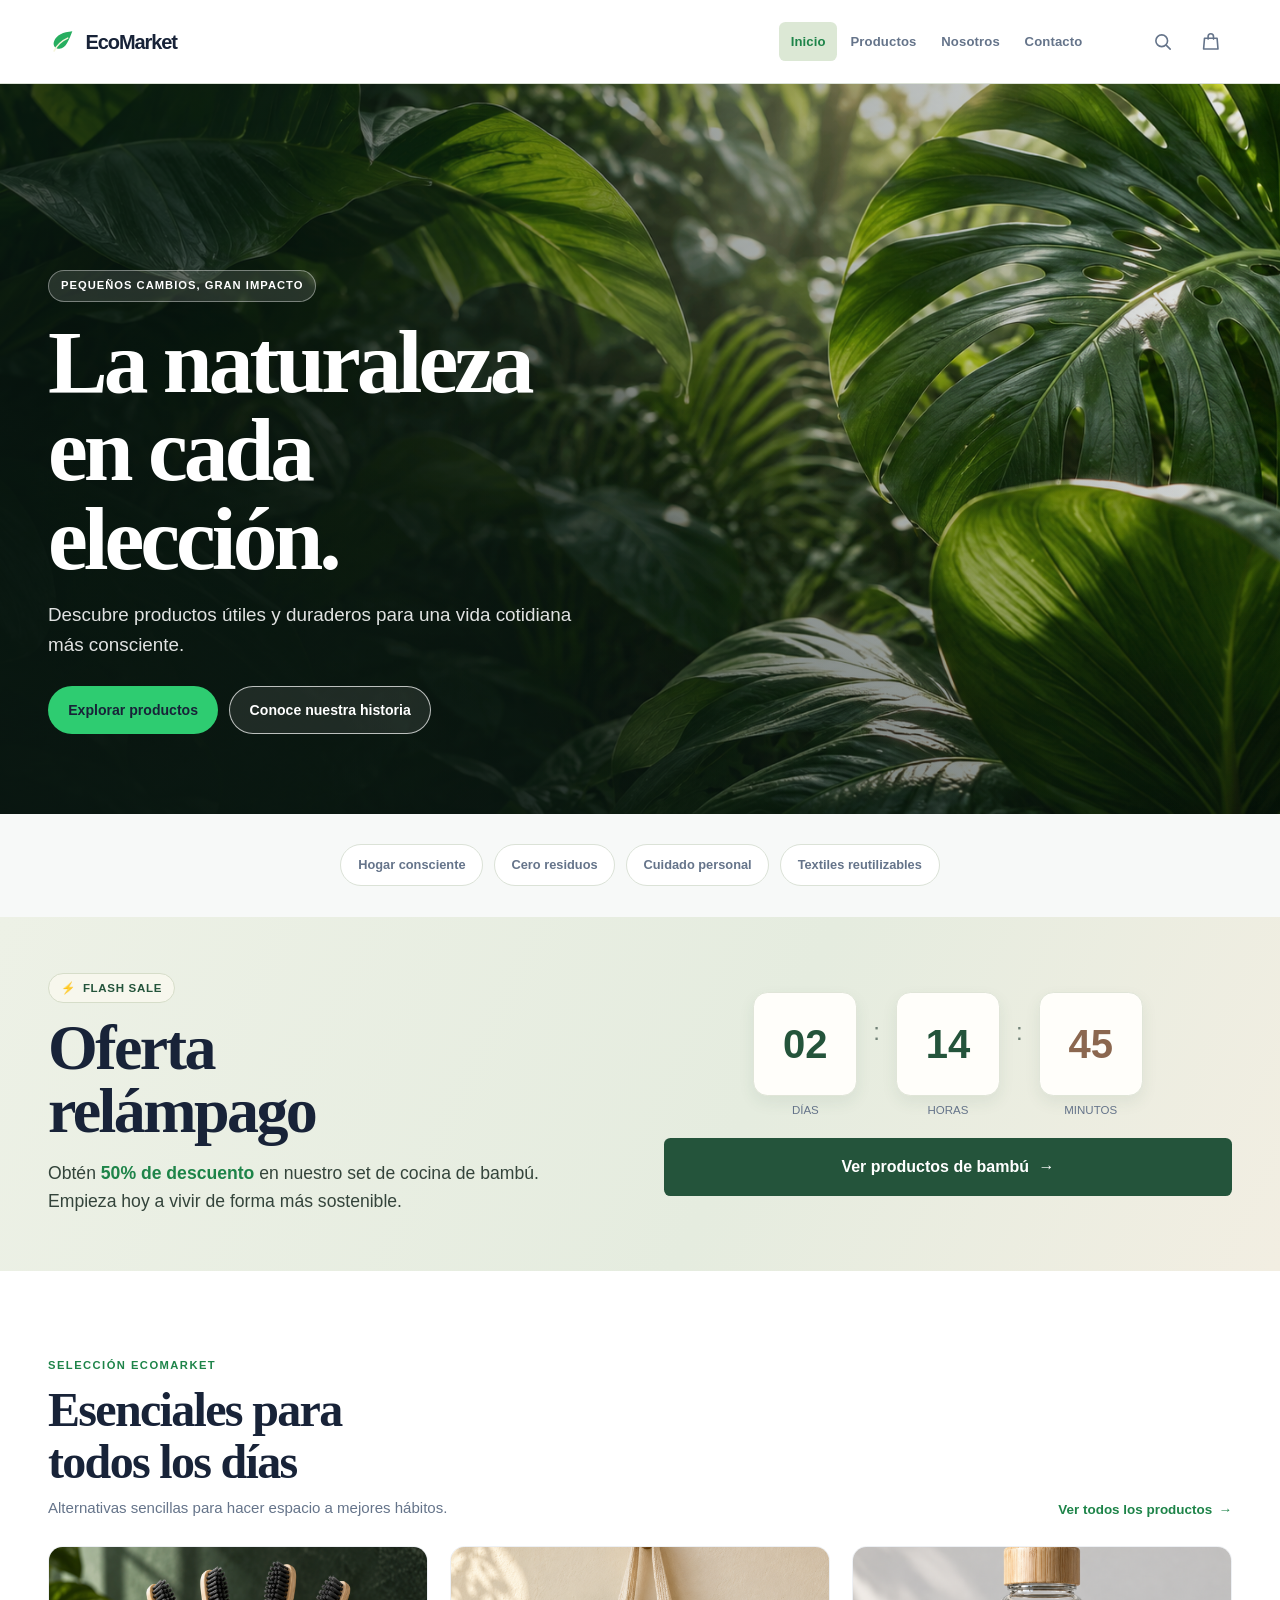
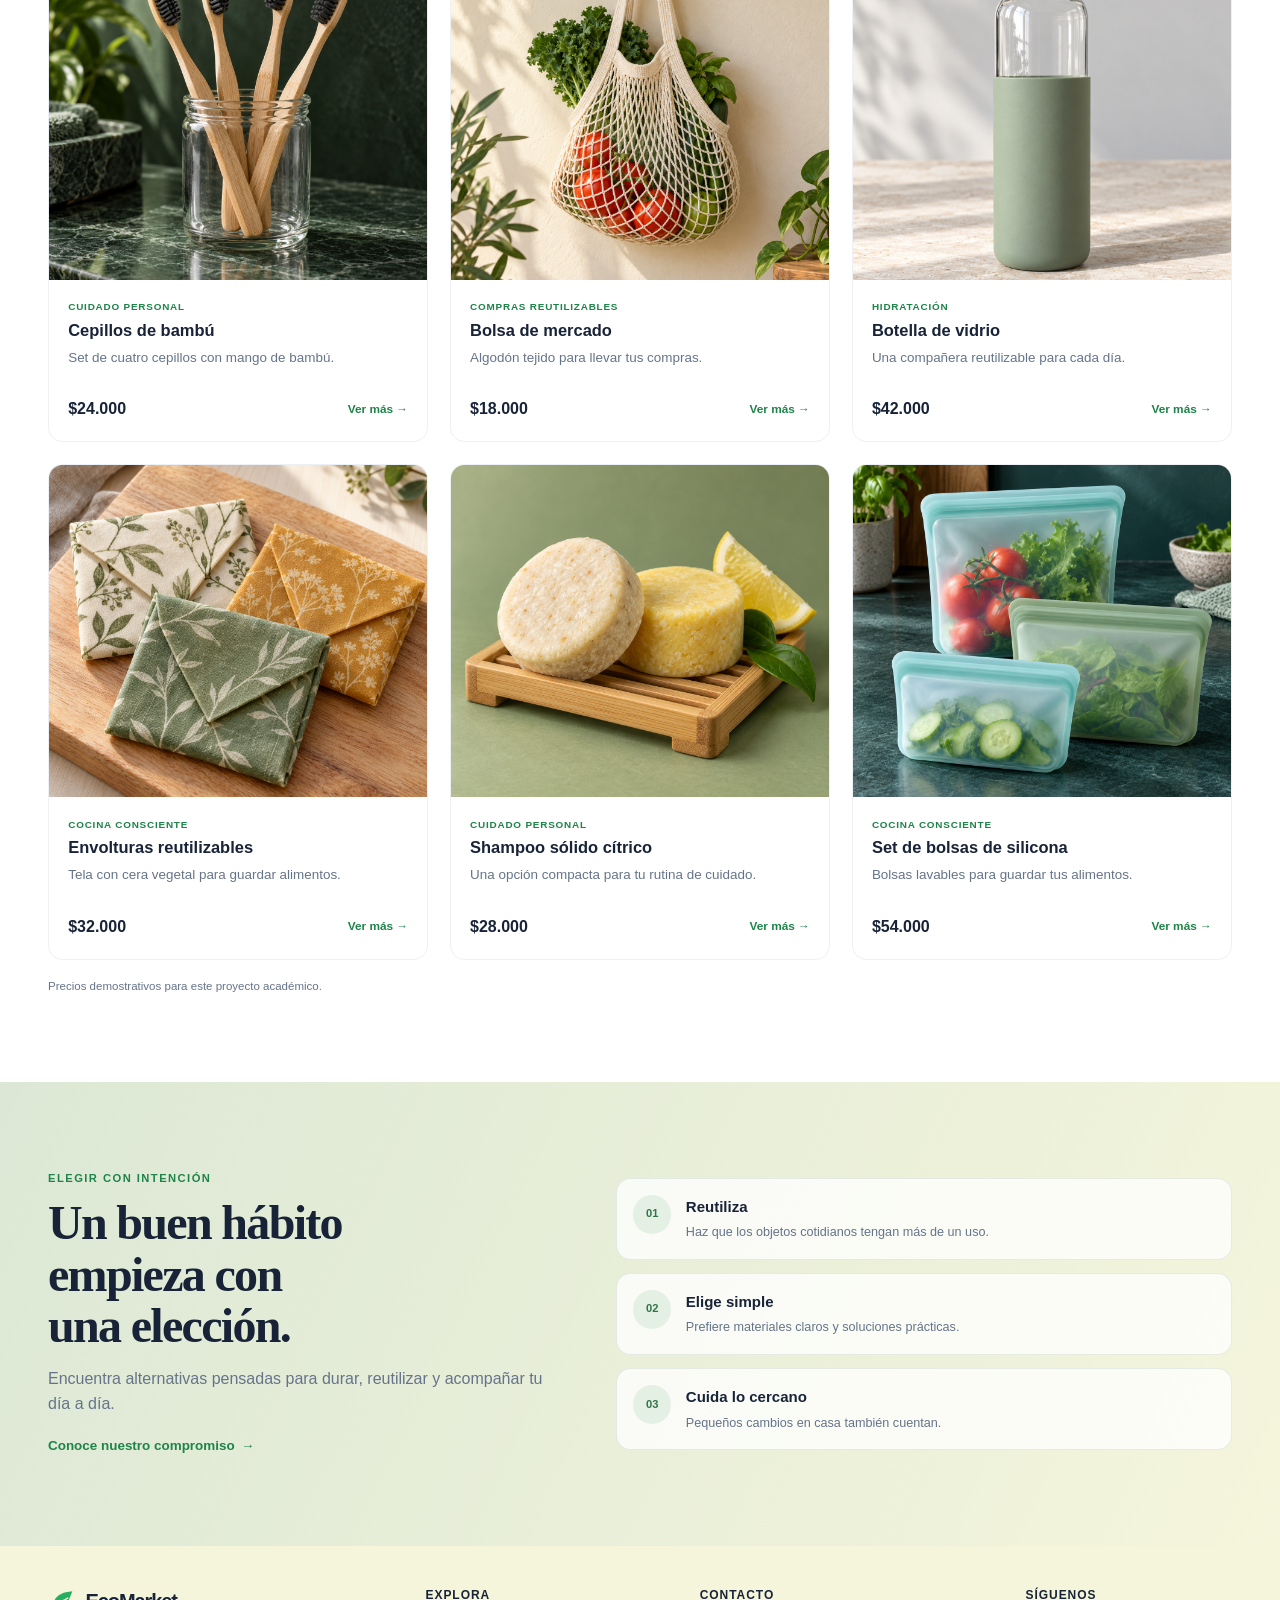
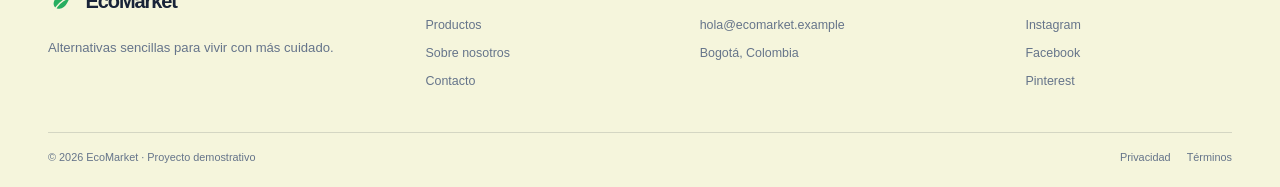
<file: index.html>
<!doctype html>
<html lang="es">
  <head>
    <meta charset="utf-8">
    <meta name="viewport" content="width=device-width, initial-scale=1">
    <meta name="theme-color" content="#f7f9f8">
    <link rel="icon" type="image/svg+xml" href="img/icons/eco-leaf.svg">
    <meta name="description" content="Encuentra productos reutilizables y conscientes para tu hogar, cuidado personal y compras diarias en EcoMarket.">
    <title>EcoMarket | Compra consciente, vive mejor</title>
    <link rel="stylesheet" href="css/main.css">
    <link rel="stylesheet" href="css/layout.css">
    <link rel="stylesheet" href="css/components.css">
    <link rel="stylesheet" href="css/animations.css">
  </head>
  <body>
    <a class="skip-link" href="#contenido">Saltar al contenido</a>
    <header class="site-header">
      <div class="site-header__inner page-wrap">
        <a class="brand" href="index.html" aria-label="EcoMarket, inicio">
          <svg class="brand__mark" viewBox="0 0 40 40" aria-hidden="true"><path d="M32 7C20 8 11 12 8 20c-2 5 1 10 7 10 9 0 13-13 17-23Z" fill="currentColor"/><path d="M8 33c4-8 9-13 18-17" fill="none" stroke="#f5f5dc" stroke-linecap="round" stroke-width="2"/></svg>
          <span>Eco<span class="brand__accent">Market</span></span>
        </a>
        <div class="site-header__actions">
          <nav class="site-nav" aria-label="Navegación principal">
            <input class="site-nav__checkbox" id="menu-principal" type="checkbox" aria-label="Mostrar u ocultar menú">
            <label class="site-nav__button" for="menu-principal" aria-hidden="true"><span></span><span></span><span></span></label>
            <div class="site-nav__menu">
              <a class="site-nav__link site-nav__link--current" aria-current="page" href="index.html">Inicio</a>
              <a class="site-nav__link" href="views/productos.html">Productos</a>
              <a class="site-nav__link" href="views/sobre-nosotros.html">Nosotros</a>
              <a class="site-nav__link" href="views/contacto.html">Contacto</a>
            </div>
          </nav>
          <div class="header-quicklinks" aria-label="Accesos rápidos">
            <a class="header-icon" href="views/productos.html" aria-label="Buscar productos" title="Buscar productos">
              <svg viewBox="0 0 24 24" aria-hidden="true"><circle cx="10.8" cy="10.8" r="6.5"/><path d="m16 16 4.2 4.2"/></svg>
            </a>
            <a class="header-icon header-icon--bag" href="views/productos.html" aria-label="Ver catálogo y bolsa demostrativa" title="Ver catálogo y bolsa demostrativa">
              <svg viewBox="0 0 24 24" aria-hidden="true"><path d="M5 8h14l1 12H4L5 8Z"/><path d="M9 9V6a3 3 0 0 1 6 0v3"/></svg>
            </a>
          </div>
        </div>
      </div>
    </header>   
    <main id="contenido" class="home">
      <section class="home-hero" aria-labelledby="home-title">
        <img class="home-hero__image" src="img/hero/hojas-eco.png" alt="" fetchpriority="high" decoding="async">
        <div class="home-hero__shade" aria-hidden="true"></div>
        <div class="page-wrap home-hero__content">
          <p class="eyebrow eyebrow--light">Pequeños cambios, gran impacto</p>
          <h1 id="home-title">La naturaleza en cada elección.</h1>
          <p class="home-hero__copy">Descubre productos útiles y duraderos para una vida cotidiana más consciente.</p>
          <div class="home-hero__actions">
            <a class="button button--primary" href="views/productos.html">Explorar productos</a>
            <a class="button button--hero-outline" href="views/sobre-nosotros.html">Conoce nuestra historia</a>
          </div>
        </div>
      </section>

      <nav class="home-categories page-wrap" aria-label="Explorar categorías">
        <a href="views/productos.html">Hogar consciente</a>
        <a href="views/productos.html">Cero residuos</a>
        <a href="views/productos.html">Cuidado personal</a>
        <a href="views/productos.html">Textiles reutilizables</a>
      </nav>
      
      <section class="flash-sale" aria-labelledby="flash-sale-title">
        <div class="flash-sale__inner page-wrap">
          <div class="flash-sale__copy">
            <span class="flash-sale__badge"><span aria-hidden="true">&#9889;</span> Flash sale</span>
            <h2 id="flash-sale-title">Oferta rel&#225;mpago</h2>
            <p>Obt&eacute;n <strong>50% de descuento</strong> en nuestro set de cocina de bamb&uacute;. Empieza hoy a vivir de forma m&aacute;s sostenible.</p>
          </div>
          <div class="flash-sale__offer">
            <div class="flash-sale__timer" aria-label="Cuenta regresiva demostrativa">
              <div><strong>02</strong><span>d&iacute;as</span></div>
              <span class="flash-sale__colon" aria-hidden="true">:</span>
              <div><strong>14</strong><span>horas</span></div>
              <span class="flash-sale__colon" aria-hidden="true">:</span>
              <div><strong>45</strong><span>minutos</span></div>
            </div>
            <a class="flash-sale__button" href="views/productos.html">Ver productos de bamb&#250; <span aria-hidden="true">&rarr;</span></a>
          </div>
        </div>
      </section>
      
      <section class="home-featured section-space" aria-labelledby="featured-title">
        <div class="page-wrap">
          <div class="section-heading">
            <div>
              <p class="eyebrow">Selección EcoMarket</p>
              <h2 id="featured-title">Esenciales para todos los días</h2>
              <p class="section-heading__copy">Alternativas sencillas para hacer espacio a mejores hábitos.</p>
            </div>
            <a class="text-link" href="views/productos.html">Ver todos los productos <span aria-hidden="true">→</span></a>
          </div>

          <div class="product-grid">
            <article class="card product-card">
              <a class="product-card__image" href="views/productos.html" aria-label="Ver cepillos de bambú">
                <img src="img/products/cepillos-bambu.png" alt="Cuatro cepillos de bambú en un frasco de vidrio" loading="lazy" decoding="async">
              </a>
              <div class="product-card__body">
                <p class="product-card__tag">Cuidado personal</p>
                <h3><a href="views/productos.html">Cepillos de bambú</a></h3>
                <p class="product-card__description">Set de cuatro cepillos con mango de bambú.</p>
                <div class="product-card__bottom"><span class="product-card__price">$24.000</span><a class="product-card__link" href="views/productos.html">Ver más <span aria-hidden="true">→</span></a></div>
              </div>
            </article>
            
            <article class="card product-card">
              <a class="product-card__image" href="views/productos.html" aria-label="Ver bolsa de mercado de algodón">
                <img src="img/products/bolsa-malla.png" alt="Bolsa de malla de algodón con verduras frescas" loading="lazy" decoding="async">
              </a>
              <div class="product-card__body">
                <p class="product-card__tag">Compras reutilizables</p>
                <h3><a href="views/productos.html">Bolsa de mercado</a></h3>
                <p class="product-card__description">Algodón tejido para llevar tus compras.</p>
                <div class="product-card__bottom"><span class="product-card__price">$18.000</span><a class="product-card__link" href="views/productos.html">Ver más <span aria-hidden="true">→</span></a></div>
              </div>
            </article>

            <article class="card product-card">
              <a class="product-card__image" href="views/productos.html" aria-label="Ver botella reutilizable de vidrio">
                <img src="img/products/botella-vidrio.png" alt="Botella reutilizable de vidrio con funda verde y tapa de bambú" loading="lazy" decoding="async">
              </a>
              <div class="product-card__body">
                <p class="product-card__tag">Hidratación</p>
                <h3><a href="views/productos.html">Botella de vidrio</a></h3>
                <p class="product-card__description">Una compañera reutilizable para cada día.</p>
                <div class="product-card__bottom"><span class="product-card__price">$42.000</span><a class="product-card__link" href="views/productos.html">Ver más <span aria-hidden="true">→</span></a></div>
              </div>
            </article>

            <article class="card product-card">
              <a class="product-card__image" href="views/productos.html" aria-label="Ver envolturas reutilizables para alimentos">
                <img src="img/products/envolturas-reusables.png" alt="Envolturas de tela reutilizables con estampados botánicos" loading="lazy" decoding="async">
              </a>
              <div class="product-card__body">
                <p class="product-card__tag">Cocina consciente</p>
                <h3><a href="views/productos.html">Envolturas reutilizables</a></h3>
                <p class="product-card__description">Tela con cera vegetal para guardar alimentos.</p>
                <div class="product-card__bottom"><span class="product-card__price">$32.000</span><a class="product-card__link" href="views/productos.html">Ver más <span aria-hidden="true">→</span></a></div>
              </div>
            </article>

            <article class="card product-card">
              <a class="product-card__image" href="views/productos.html" aria-label="Ver shampoo sólido cítrico">
                <img src="img/products/shampoo-solido.png" alt="Barras sólidas de shampoo sobre una jabonera de bambú" loading="lazy" decoding="async">
              </a>
              <div class="product-card__body">
                <p class="product-card__tag">Cuidado personal</p>
                <h3><a href="views/productos.html">Shampoo sólido cítrico</a></h3>
                <p class="product-card__description">Una opción compacta para tu rutina de cuidado.</p>
                <div class="product-card__bottom"><span class="product-card__price">$28.000</span><a class="product-card__link" href="views/productos.html">Ver más <span aria-hidden="true">→</span></a></div>
              </div>
            </article>
            <article class="card product-card">
              <a class="product-card__image" href="views/productos.html" aria-label="Ver set de bolsas reutilizables de silicona">
                <img src="img/products/bolsas-silicona.png" alt="Set de bolsas de silicona reutilizables para guardar alimentos" loading="lazy" decoding="async">
              </a>
              <div class="product-card__body">
                <p class="product-card__tag">Cocina consciente</p>
                <h3><a href="views/productos.html">Set de bolsas de silicona</a></h3>
                <p class="product-card__description">Bolsas lavables para guardar tus alimentos.</p>
                <div class="product-card__bottom"><span class="product-card__price">$54.000</span><a class="product-card__link" href="views/productos.html">Ver más <span aria-hidden="true">→</span></a></div>
              </div>
            </article>
          </div>
          <p class="price-note">Precios demostrativos para este proyecto académico.</p>
        </div>
      </section>

      <section class="home-values" aria-labelledby="values-title">
        <div class="page-wrap home-values__layout">
          <div class="home-values__intro">
            <p class="eyebrow">Elegir con intención</p>
            <h2 id="values-title">Un buen hábito empieza con una elección.</h2>
            <p>Encuentra alternativas pensadas para durar, reutilizar y acompañar tu día a día.</p>
            <a class="text-link" href="views/sobre-nosotros.html">Conoce nuestro compromiso <span aria-hidden="true">→</span></a>
          </div>
          <div class="value-list">
            <article class="value-item"><span aria-hidden="true">01</span><div><h3>Reutiliza</h3><p>Haz que los objetos cotidianos tengan más de un uso.</p></div></article>
            <article class="value-item"><span aria-hidden="true">02</span><div><h3>Elige simple</h3><p>Prefiere materiales claros y soluciones prácticas.</p></div></article>
            <article class="value-item"><span aria-hidden="true">03</span><div><h3>Cuida lo cercano</h3><p>Pequeños cambios en casa también cuentan.</p></div></article>
          </div>
        </div>
      </section>
    </main>

    <footer class="site-footer" id="footer">
      <div class="site-footer__main page-wrap">
        <div class="site-footer__brand">
          <a class="brand brand--footer" href="index.html"><svg class="brand__mark" viewBox="0 0 40 40" aria-hidden="true"><path d="M32 7C20 8 11 12 8 20c-2 5 1 10 7 10 9 0 13-13 17-23Z" fill="currentColor"/><path d="M8 33c4-8 9-13 18-17" fill="none" stroke="#f5f5dc" stroke-linecap="round" stroke-width="2"/></svg><span>Eco<span class="brand__accent">Market</span></span></a>
          <p>Alternativas sencillas para vivir con más cuidado.</p>
        </div>
        <div class="site-footer__column"><h2>Explora</h2><a href="views/productos.html">Productos</a><a href="views/sobre-nosotros.html">Sobre nosotros</a><a href="views/contacto.html">Contacto</a></div>
        <div class="site-footer__column"><h2>Contacto</h2><a href="mailto:hola@ecomarket.example">hola@ecomarket.example</a><span>Bogotá, Colombia</span></div>
        <div class="site-footer__column"><h2>Síguenos</h2><a href="#footer">Instagram</a><a href="#footer">Facebook</a><a href="#footer">Pinterest</a></div>
      </div>
      <div class="site-footer__bottom page-wrap"><span>© 2026 EcoMarket · Proyecto demostrativo</span><div><a href="views/contacto.html#privacidad">Privacidad</a><a href="views/contacto.html#terminos">Términos</a></div></div>
    </footer>
  </body>
</html>
</file>
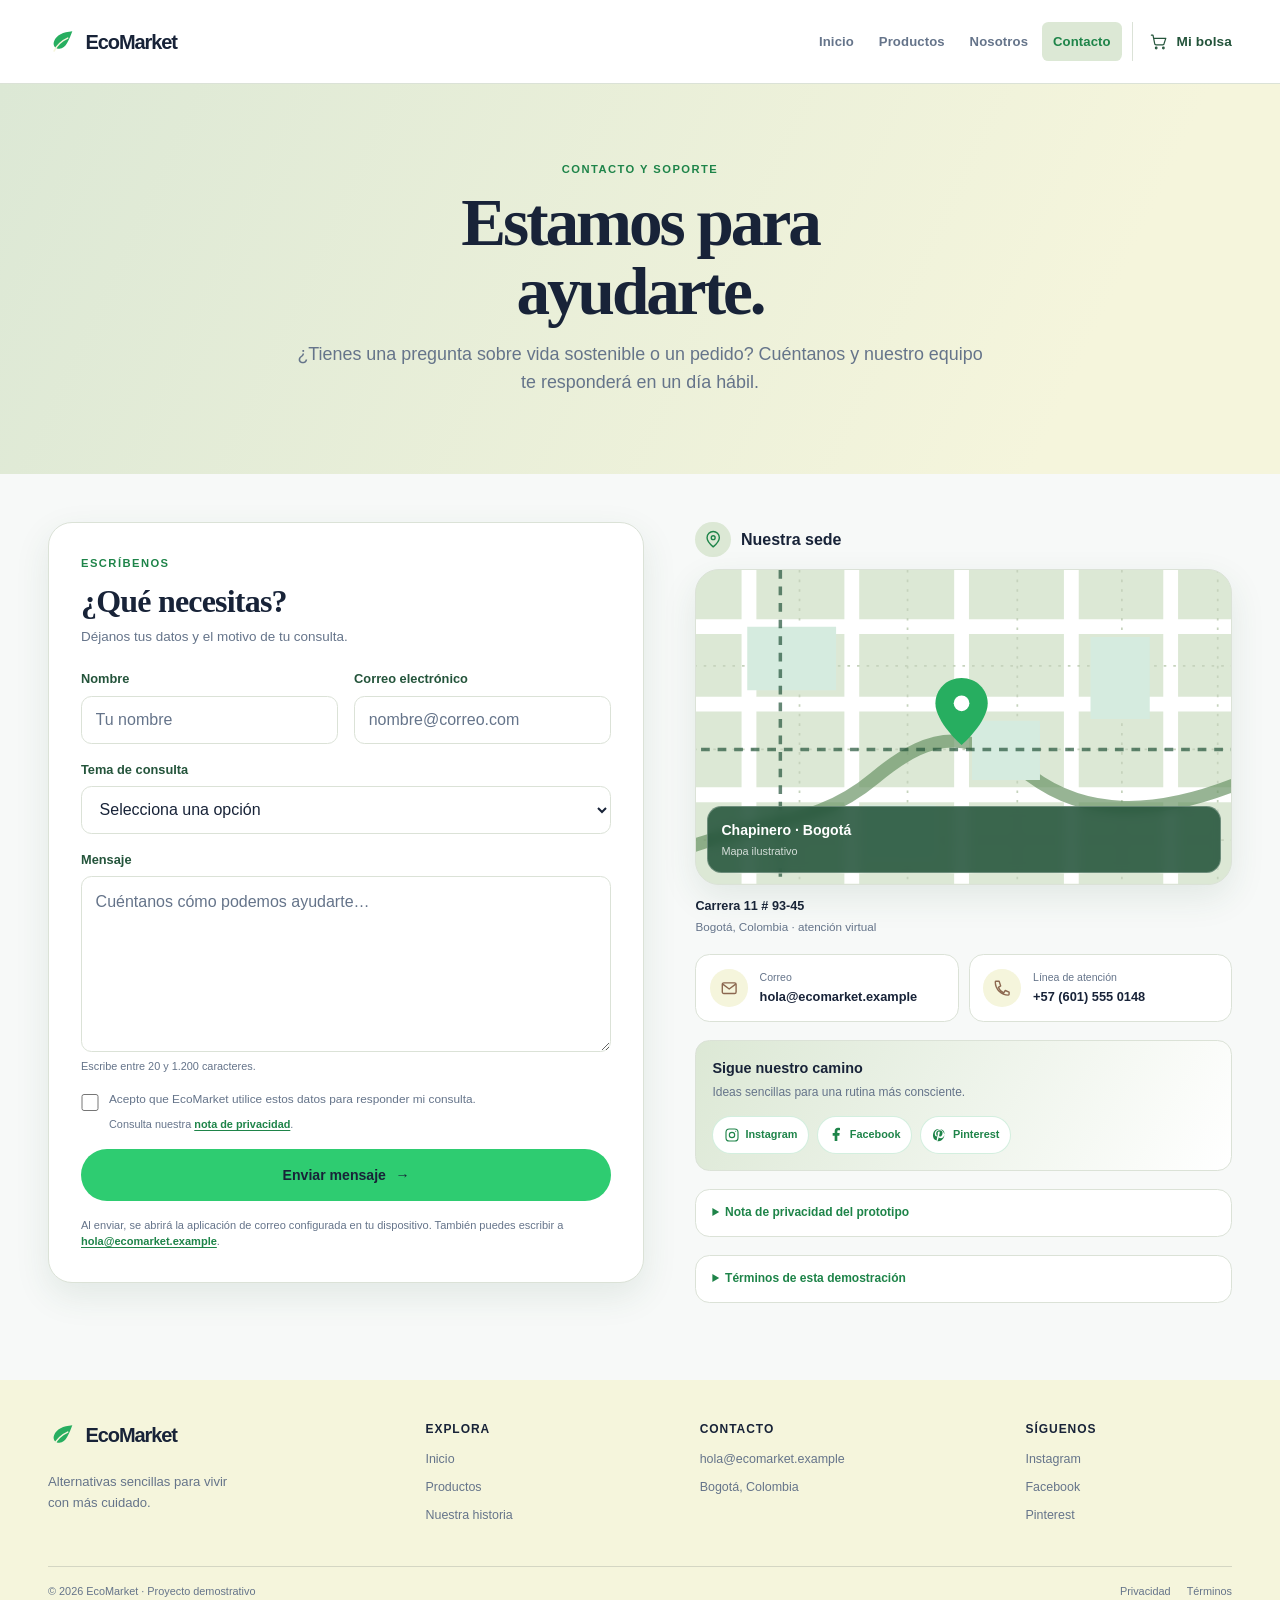
<file: views/contacto.html>
<!doctype html>
<html lang="es">

<head>
  <meta charset="utf-8">
  <meta name="viewport" content="width=device-width, initial-scale=1">
  <meta name="theme-color" content="#f7f9f8">
  <link rel="icon" type="image/svg+xml" href="../img/icons/eco-leaf.svg">
  <meta name="description" content="Comunícate con el equipo de EcoMarket.">
  <title>Contacto | EcoMarket</title>
  <link rel="stylesheet" href="../css/main.css">
  <link rel="stylesheet" href="../css/layout.css">
  <link rel="stylesheet" href="../css/components.css">
  <link rel="stylesheet" href="../css/animations.css">
</head>

<body>
  <a class="skip-link" href="#contenido">Saltar al contenido</a>
  <header class="site-header">
    <div class="site-header__inner page-wrap">
      <a class="brand" href="../index.html" aria-label="EcoMarket, inicio"><svg class="brand__mark" viewBox="0 0 40 40"
          aria-hidden="true">
          <path d="M32 7C20 8 11 12 8 20c-2 5 1 10 7 10 9 0 13-13 17-23Z" fill="currentColor" />
          <path d="M8 33c4-8 9-13 18-17" fill="none" stroke="#f5f5dc" stroke-linecap="round" stroke-width="2" />
        </svg><span>Eco<span class="brand__accent">Market</span></span></a>
      <nav class="site-nav" aria-label="Navegación principal"><input class="site-nav__checkbox" id="menu-principal"
          type="checkbox" aria-label="Mostrar u ocultar menú"><label class="site-nav__button" for="menu-principal"
          aria-hidden="true"><span></span><span></span><span></span></label>
        <div class="site-nav__menu"><a class="site-nav__link" href="../index.html">Inicio</a><a class="site-nav__link"
            href="productos.html">Productos</a><a class="site-nav__link" href="sobre-nosotros.html">Nosotros</a><a
            class="site-nav__link site-nav__link--current" aria-current="page" href="contacto.html">Contacto</a><a
            class="header-cart" href="productos.html" aria-label="Ver catálogo y bolsa demostrativa"><svg
              viewBox="0 0 24 24" aria-hidden="true">
              <path
                d="M3 4h2l2 10a2 2 0 0 0 2 2h8a2 2 0 0 0 2-2l2-6H6M10 20a1 1 0 1 1-2 0 1 1 0 0 1 2 0Zm9 0a1 1 0 1 1-2 0 1 1 0 0 1 2 0Z" />
            </svg><span>Mi bolsa</span></a></div>
      </nav>
    </div>
  </header>
  <main id="contenido" class="contact-page">
    <section class="contact-intro" aria-labelledby="contact-title">
      <div class="page-wrap">
        <p class="eyebrow">Contacto y soporte</p>
        <h1 id="contact-title">Estamos para ayudarte.</h1>
        <p>¿Tienes una pregunta sobre vida sostenible o un pedido? Cuéntanos y nuestro equipo te responderá en un día
          hábil.</p>
      </div>
    </section>

    <section class="contact-section page-wrap" aria-label="Formulario y datos de contacto">
      <div class="contact-grid">
        <div class="contact-form-panel">
          <div class="contact-form-panel__intro">
            <p class="eyebrow">Escríbenos</p>
            <h2>¿Qué necesitas?</h2>
            <p>Déjanos tus datos y el motivo de tu consulta.</p>
          </div>
          <form class="contact-form" action="mailto:hola@ecomarket.example" method="post" enctype="text/plain">
            <div class="contact-form__fields">
              <div class="field">
                <label for="contact-name">Nombre</label>
                <input id="contact-name" name="nombre" type="text" autocomplete="name" minlength="2" maxlength="80"
                  placeholder="Tu nombre" required>
              </div>
              <div class="field">
                <label for="contact-email">Correo electrónico</label>
                <input id="contact-email" name="correo" type="email" autocomplete="email" maxlength="120"
                  placeholder="nombre@correo.com" required>
              </div>
              <div class="field contact-form__subject">
                <label for="contact-subject">Tema de consulta</label>
                <select id="contact-subject" name="tema" required>
                  <option value="" selected disabled>Selecciona una opción</option>
                  <option value="productos">Productos y materiales</option>
                  <option value="pedido">Mi pedido</option>
                  <option value="devolucion">Envíos y devoluciones</option>
                  <option value="otro">Otro tema</option>
                </select>
              </div>
              <div class="field contact-form__message">
                <label for="contact-message">Mensaje</label>
                <textarea id="contact-message" name="mensaje" rows="6" minlength="20" maxlength="1200"
                  placeholder="Cuéntanos cómo podemos ayudarte…" required></textarea>
                <small>Escribe entre 20 y 1.200 caracteres.</small>
              </div>
            </div>
            <div class="contact-consent">
              <input id="contact-consent" name="consentimiento" type="checkbox" required>
              <label for="contact-consent">Acepto que EcoMarket utilice estos datos para responder mi consulta.</label>
            </div>
            <p class="contact-consent__note">Consulta nuestra <a href="#privacidad">nota de privacidad</a>.</p>
            <button class="button button--primary contact-form__submit" type="submit">Enviar mensaje <span
                aria-hidden="true">→</span></button>
            <p class="contact-form__note">Al enviar, se abrirá la aplicación de correo configurada en tu dispositivo.
              También puedes escribir a <a href="mailto:hola@ecomarket.example">hola@ecomarket.example</a>.</p>
          </form>
        </div>

        <aside class="contact-aside" aria-label="Ubicación y otros medios de contacto">
          <section class="contact-location" aria-labelledby="location-title">
            <div class="contact-section-heading">
              <span class="contact-section-heading__icon" aria-hidden="true"><svg viewBox="0 0 24 24">
                  <path d="M20 10c0 5-8 12-8 12S4 15 4 10a8 8 0 1 1 16 0Z" />
                  <circle cx="12" cy="10" r="2.5" />
                </svg></span>
              <h2 id="location-title">Nuestra sede</h2>
            </div>
            <div class="contact-map" role="img"
              aria-label="Mapa ilustrativo de Chapinero, Bogotá. La dirección es de demostración y no corresponde a una tienda abierta al público.">
              <svg viewBox="0 0 640 360" aria-hidden="true" preserveAspectRatio="xMidYMid slice">
                <rect width="640" height="360" fill="#dce8d5" />
                <path d="M0 65h640M0 154h640M0 258h640M74 0v360M192 0v360M318 0v360M444 0v360M558 0v360" stroke="#fff"
                  stroke-width="17" />
                <path d="M0 110h640M0 206h640M0 310h640M132 0v360M256 0v360M382 0v360M502 0v360M612 0v360"
                  stroke="#c6d3bd" stroke-width="2" stroke-dasharray="3 8" />
                <path d="M0 320c94-35 151-25 218-81 73-61 112-52 179-3 63 47 143 48 243 7" fill="none" stroke="#6c9567"
                  stroke-width="15" opacity=".7" />
                <path d="M72 65h102v73H72zm258 108h78v68h-78zM466 77h68v94h-68zM205 270h83v62h-83z" fill="#d5ebdf" />
                <path d="M110 0v360M0 206h640" stroke="#24543b" stroke-width="4" stroke-dasharray="10 9" opacity=".7" />
                <circle cx="318" cy="154" r="30" fill="#f5f5dc" opacity=".85" />
                <path d="M318 124c-17 0-30 13-30 29 0 22 30 48 30 48s30-26 30-48c0-16-13-29-30-29Z" fill="#27ae60" />
                <circle cx="318" cy="153" r="9" fill="#fff" />
              </svg>
              <div class="contact-map__caption"><strong>Chapinero · Bogotá</strong><span>Mapa ilustrativo</span></div>
            </div>
            <address class="contact-address"><strong>Carrera 11 # 93-45</strong><span>Bogotá, Colombia · atención
                virtual</span></address>
          </section>

          <div class="contact-methods" aria-label="Contacto directo">
            <a class="contact-method" href="mailto:hola@ecomarket.example">
              <span class="contact-method__icon" aria-hidden="true"><svg viewBox="0 0 24 24">
                  <rect x="3" y="5" width="18" height="14" rx="2" />
                  <path d="m4 7 8 6 8-6" />
                </svg></span>
              <span><small>Correo</small><strong>hola@ecomarket.example</strong></span>
            </a>
            <a class="contact-method" href="tel:+576015550148">
              <span class="contact-method__icon" aria-hidden="true"><svg viewBox="0 0 24 24">
                  <path
                    d="M7 3H4a1 1 0 0 0-1 1c0 9.4 7.6 17 17 17a1 1 0 0 0 1-1v-3l-5-2-2 3a14 14 0 0 1-7-7l3-2-2-6Z" />
                </svg></span>
              <span><small>Línea de atención</small><strong>+57 (601) 555 0148</strong></span>
            </a>
          </div>

          <section class="contact-social" aria-labelledby="social-title">
            <h2 id="social-title">Sigue nuestro camino</h2>
            <p>Ideas sencillas para una rutina más consciente.</p>
            <div class="contact-social__links">
              <a href="https://www.instagram.com/" target="_blank" rel="noopener noreferrer"
                aria-label="Instagram de EcoMarket, enlace de demostración"><svg viewBox="0 0 24 24" aria-hidden="true">
                  <rect x="3" y="3" width="18" height="18" rx="5" />
                  <circle cx="12" cy="12" r="4" />
                  <circle cx="17.5" cy="6.5" r=".8" fill="currentColor" stroke="none" />
                </svg><span>Instagram</span></a>
              <a href="https://www.facebook.com/" target="_blank" rel="noopener noreferrer"
                aria-label="Facebook de EcoMarket, enlace de demostración"><svg viewBox="0 0 24 24" aria-hidden="true">
                  <path d="M14 21v-8h3l.5-4H14V7c0-1.2.4-2 2-2h2V1.5c-.8-.1-1.8-.2-3-.2-3.2 0-5 1.9-5 5.3V9H7v4h3v8Z"
                    fill="currentColor" stroke="none" />
                </svg><span>Facebook</span></a>
              <a href="https://www.pinterest.com/" target="_blank" rel="noopener noreferrer"
                aria-label="Pinterest de EcoMarket, enlace de demostración"><svg viewBox="0 0 24 24" aria-hidden="true">
                  <path
                    d="M12 3a9 9 0 0 0-3.3 17.4c-.1-1.5 0-3 .4-4.6l1.2-5s-.3-.6-.3-1.5c0-1.4.8-2.5 1.9-2.5.9 0 1.3.7 1.3 1.6 0 1-.7 2.5-1 3.9-.3 1.1.6 2 1.7 2 2 0 3.4-2.6 3.4-5.6 0-2.3-1.6-4-4.4-4-3.2 0-5.2 2.4-5.2 5.1 0 .9.3 1.9.8 2.4.2.2.2.4.2.6l-.3 1c-.1.3-.3.4-.6.3-1.4-.6-2.1-2.2-2.1-4 0-3 2.6-6.7 7.7-6.7 4.1 0 6.8 3 6.8 6.2 0 4.2-2.3 7.3-5.8 7.3-1.2 0-2.4-.7-2.8-1.4l-.8 3c-.3 1-.8 2-1.3 2.8A9 9 0 1 0 12 3Z"
                    fill="currentColor" stroke="none" />
                </svg><span>Pinterest</span></a>
            </div>
          </section>

          <details class="contact-privacy" id="privacidad">
            <summary>Nota de privacidad del prototipo</summary>
            <p>Esta versión académica no guarda los datos. Al enviar el formulario, tu navegador abrirá la aplicación de
              correo configurada para que decidas si quieres enviar el mensaje.</p>
          </details>
          <details class="contact-privacy" id="terminos">
            <summary>Términos de esta demostración</summary>
            <p>La ubicación, el teléfono y el contenido son ilustrativos. EcoMarket es un proyecto académico y no
              procesa compras ni solicitudes reales.</p>
          </details>
        </aside>
      </div>
    </section>
  </main>
  <footer class="site-footer" id="footer">
    <div class="site-footer__main page-wrap">
      <div class="site-footer__brand"><a class="brand brand--footer" href="../index.html"><svg class="brand__mark"
            viewBox="0 0 40 40" aria-hidden="true">
            <path d="M32 7C20 8 11 12 8 20c-2 5 1 10 7 10 9 0 13-13 17-23Z" fill="currentColor" />
            <path d="M8 33c4-8 9-13 18-17" fill="none" stroke="#f5f5dc" stroke-linecap="round" stroke-width="2" />
          </svg><span>Eco<span class="brand__accent">Market</span></span></a>
        <p>Alternativas sencillas para vivir<br>con más cuidado.</p>
      </div>
      <div class="site-footer__column">
        <h2>Explora</h2><a href="../index.html">Inicio</a><a href="productos.html">Productos</a><a
          href="sobre-nosotros.html">Nuestra historia</a>
      </div>
      <div class="site-footer__column">
        <h2>Contacto</h2><a href="mailto:hola@ecomarket.example">hola@ecomarket.example</a><span>Bogotá, Colombia</span>
      </div>
      <div class="site-footer__column">
        <h2>Síguenos</h2><a href="https://www.instagram.com/" target="_blank" rel="noopener noreferrer">Instagram</a><a
          href="https://www.facebook.com/" target="_blank" rel="noopener noreferrer">Facebook</a><a
          href="https://www.pinterest.com/" target="_blank" rel="noopener noreferrer">Pinterest</a>
      </div>
    </div>
    <div class="site-footer__bottom page-wrap"><span>© 2026 EcoMarket · Proyecto demostrativo</span>
      <div><a href="#privacidad">Privacidad</a><a href="#terminos">Términos</a></div>
    </div>
  </footer>
</body>

</html>
</file>
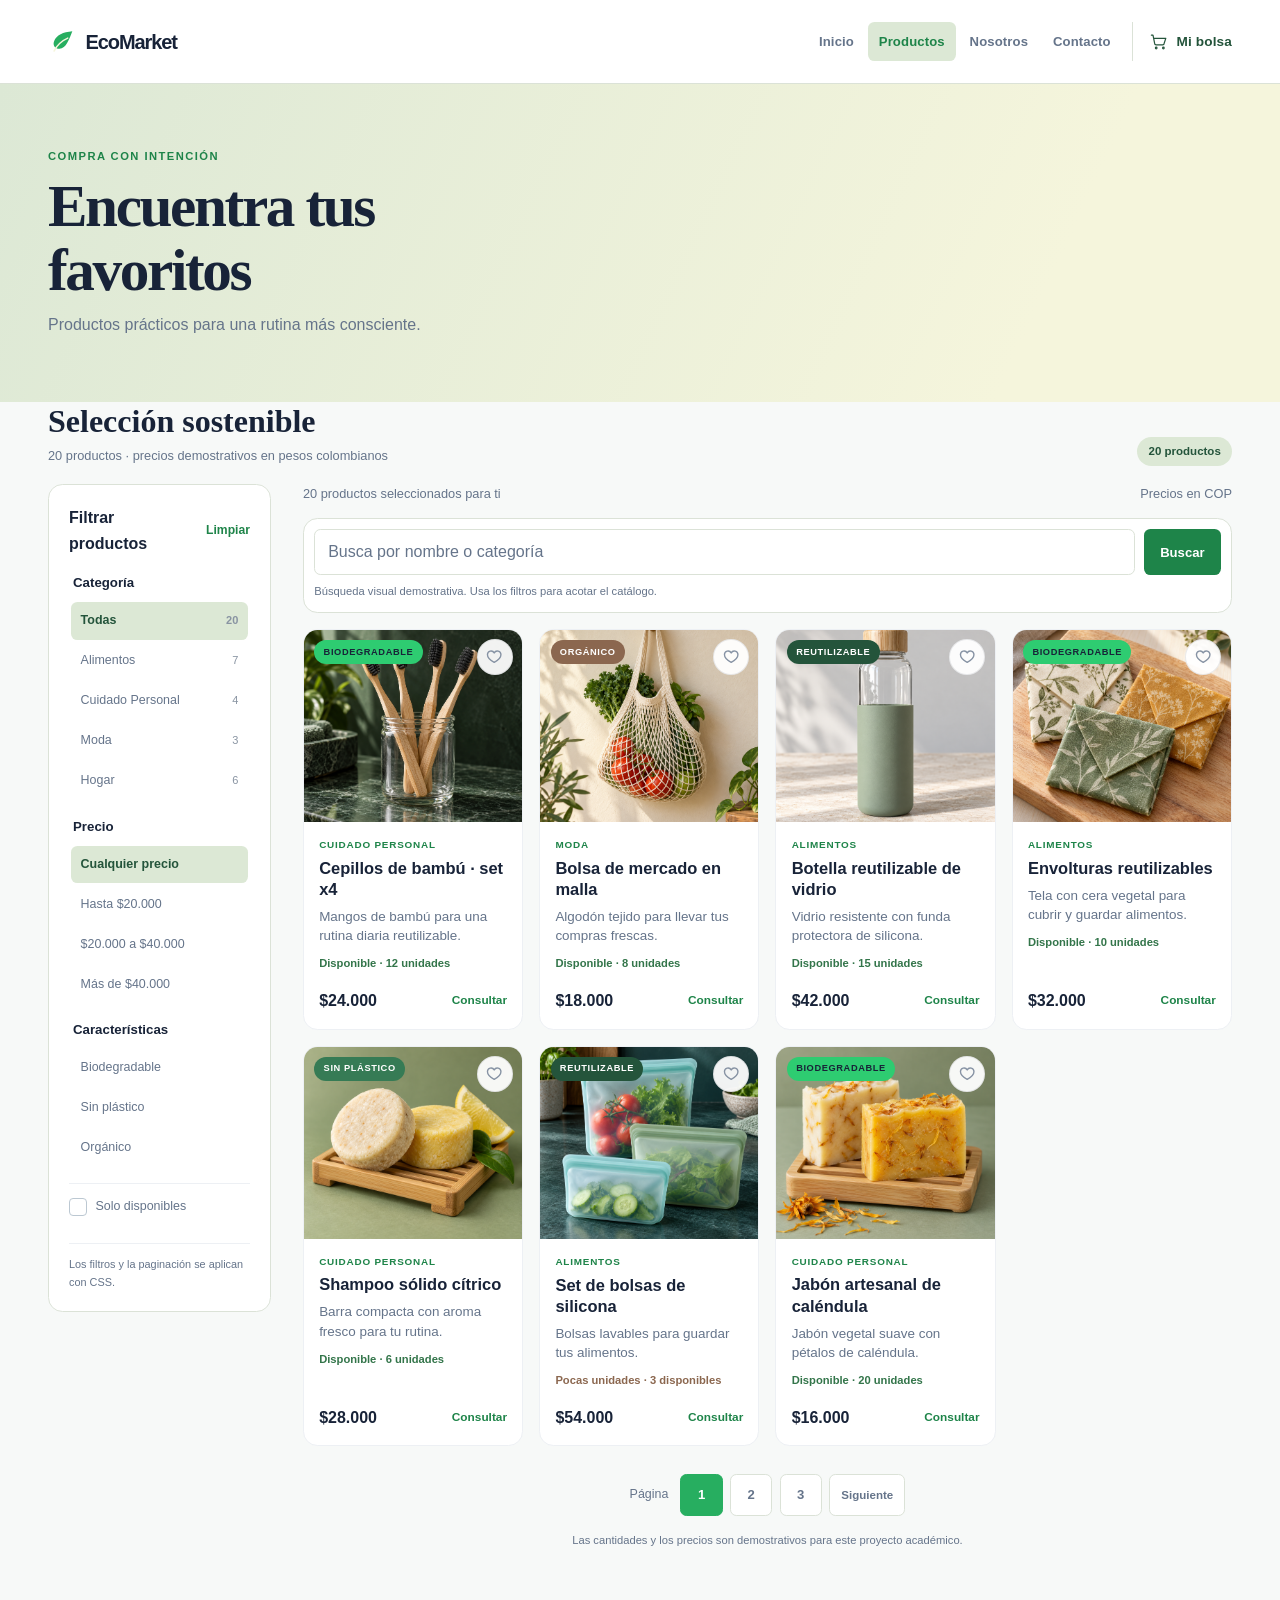
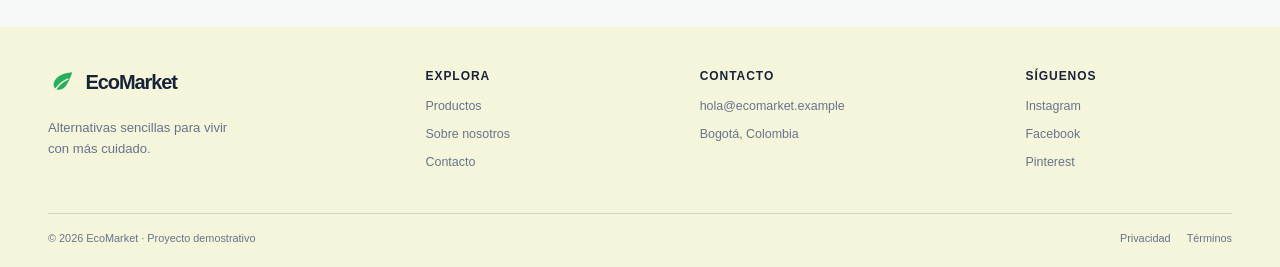
<file: views/productos.html>
<!doctype html>
<html lang="es">

<head>
  <meta charset="utf-8">
  <meta name="viewport" content="width=device-width, initial-scale=1">
  <meta name="theme-color" content="#f7f9f8">
  <link rel="icon" type="image/svg+xml" href="../img/icons/eco-leaf.svg">
  <meta name="description" content="Explora el catálogo de productos sustentables de EcoMarket.">
  <title>Productos | EcoMarket</title>
  <link rel="stylesheet" href="../css/main.css">
  <link rel="stylesheet" href="../css/layout.css">
  <link rel="stylesheet" href="../css/components.css">
  <link rel="stylesheet" href="../css/animations.css">
</head>

<body>
  <a class="skip-link" href="#contenido">Saltar al contenido</a>
  <header class="site-header">
    <div class="site-header__inner page-wrap">
      <a class="brand" href="../index.html" aria-label="EcoMarket, inicio"><svg class="brand__mark" viewBox="0 0 40 40"
          aria-hidden="true">
          <path d="M32 7C20 8 11 12 8 20c-2 5 1 10 7 10 9 0 13-13 17-23Z" fill="currentColor" />
          <path d="M8 33c4-8 9-13 18-17" fill="none" stroke="#f5f5dc" stroke-linecap="round" stroke-width="2" />
        </svg><span>Eco<span class="brand__accent">Market</span></span></a>
      <nav class="site-nav" aria-label="Navegación principal"><input class="site-nav__checkbox" id="menu-principal"
          type="checkbox" aria-label="Mostrar u ocultar menú"><label class="site-nav__button" for="menu-principal"
          aria-hidden="true"><span></span><span></span><span></span></label>
        <div class="site-nav__menu"><a class="site-nav__link" href="../index.html">Inicio</a><a
            class="site-nav__link site-nav__link--current" aria-current="page" href="productos.html">Productos</a><a
            class="site-nav__link" href="sobre-nosotros.html">Nosotros</a><a class="site-nav__link"
            href="contacto.html">Contacto</a><a class="header-cart" href="productos.html"
            aria-label="Ver catálogo y bolsa demostrativa"><svg viewBox="0 0 24 24" aria-hidden="true">
              <path
                d="M3 4h2l2 10a2 2 0 0 0 2 2h8a2 2 0 0 0 2-2l2-6H6M10 20a1 1 0 1 1-2 0 1 1 0 0 1 2 0Zm9 0a1 1 0 1 1-2 0 1 1 0 0 1 2 0Z" />
            </svg><span>Mi bolsa</span></a></div>
      </nav>
    </div>
  </header>
  <main id="contenido" class="catalog-page">
    <input class="page-switch visually-hidden" type="radio" name="pagina-catalogo" id="pagina-1" checked>
    <input class="page-switch visually-hidden" type="radio" name="pagina-catalogo" id="pagina-2">
    <input class="page-switch visually-hidden" type="radio" name="pagina-catalogo" id="pagina-3">

    <section class="catalog-intro" aria-labelledby="catalog-title">
      <div class="page-wrap">
        <p class="eyebrow">Compra con intención</p>
        <h1 id="catalog-title">Encuentra tus favoritos</h1>
        <p>Productos prácticos para una rutina más consciente.</p>
      </div>
    </section>

    <section class="catalog-section page-wrap" id="catalogo" aria-label="Catálogo de productos EcoMarket">
      <div class="catalog-heading">
        <div>
          <h2>Selección sostenible</h2>
          <p>20 productos · precios demostrativos en pesos colombianos</p>
        </div>
        <span class="catalog-count">20 productos</span>
      </div>
      <div class="catalog-layout">
        <aside class="catalog-sidebar" aria-label="Filtros del catálogo">
          <div class="catalog-sidebar__heading">
            <h2>Filtrar productos</h2><a href="productos.html">Limpiar</a>
          </div>
          <fieldset class="catalog-filter">
            <legend>Categoría</legend>
            <div class="catalog-filter__options">
              <input class="catalog-control visually-hidden" type="radio" name="categoria" id="categoria-todas"
                checked><label for="categoria-todas">Todas <span>20</span></label>
              <input class="catalog-control visually-hidden" type="radio" name="categoria"
                id="categoria-alimentos"><label for="categoria-alimentos">Alimentos <span>7</span></label>
              <input class="catalog-control visually-hidden" type="radio" name="categoria" id="categoria-cuidado"><label
                for="categoria-cuidado">Cuidado Personal <span>4</span></label>
              <input class="catalog-control visually-hidden" type="radio" name="categoria" id="categoria-moda"><label
                for="categoria-moda">Moda <span>3</span></label>
              <input class="catalog-control visually-hidden" type="radio" name="categoria" id="categoria-hogar"><label
                for="categoria-hogar">Hogar <span>6</span></label>
            </div>
          </fieldset>
          <fieldset class="catalog-filter">
            <legend>Precio</legend>
            <div class="catalog-filter__options catalog-filter__options--price">
              <input class="catalog-control visually-hidden" type="radio" name="precio" id="precio-todos" checked><label
                for="precio-todos">Cualquier precio</label>
              <input class="catalog-control visually-hidden" type="radio" name="precio" id="precio-bajo"><label
                for="precio-bajo">Hasta $20.000</label>
              <input class="catalog-control visually-hidden" type="radio" name="precio" id="precio-medio"><label
                for="precio-medio">$20.000 a $40.000</label>
              <input class="catalog-control visually-hidden" type="radio" name="precio" id="precio-alto"><label
                for="precio-alto">Más de $40.000</label>
            </div>
          </fieldset>
          <fieldset class="catalog-filter">
            <legend>Características</legend>
            <div class="catalog-filter__options">
              <input class="catalog-control visually-hidden" type="checkbox" id="sello-biodegradable"><label
                for="sello-biodegradable">Biodegradable</label>
              <input class="catalog-control visually-hidden" type="checkbox" id="sello-sin-plastico"><label
                for="sello-sin-plastico">Sin plástico</label>
              <input class="catalog-control visually-hidden" type="checkbox" id="sello-organico"><label
                for="sello-organico">Orgánico</label>
            </div>
          </fieldset>
          <div class="catalog-stock-filter"><input class="catalog-control visually-hidden" type="checkbox"
              id="solo-disponibles"><label for="solo-disponibles"><span class="catalog-stock-filter__check"
                aria-hidden="true"></span>Solo disponibles</label></div>
          <p class="filter-note">Los filtros y la paginación se aplican con CSS.</p>
        </aside>

        <div class="catalog-content">
          <div class="catalog-toolbar">
            <p>20 productos seleccionados para ti</p><span>Precios en COP</span>
          </div>
          <form class="catalog-search" role="search" action="productos.html#catalogo" method="get"
            aria-label="Búsqueda visual del catálogo">
            <label class="visually-hidden" for="busqueda-productos">Buscar productos</label>
            <input class="catalog-search__field" id="busqueda-productos" name="q" type="search"
              placeholder="Busca por nombre o categoría" aria-describedby="busqueda-ayuda">
            <button class="catalog-search__button" type="submit">Buscar</button>
            <p class="catalog-search__hint" id="busqueda-ayuda">Búsqueda visual demostrativa. Usa los filtros para
              acotar el catálogo.</p>
          </form>
          <div class="catalog-grid product-grid" aria-label="Productos">
            <article class="card product-card catalog-card" data-category="cuidado" data-price="medio"
              data-tags="biodegradable sin-plastico" data-stock="disponible">
              <div class="product-card__image catalog-card__image"><img src="../img/products/cepillos-bambu.png"
                  alt="Cepillos de dientes de bambú en un frasco de vidrio" loading="lazy" decoding="async"><span
                  class="product-badge product-badge--green">Biodegradable</span><input
                  class="favorite-toggle visually-hidden" type="checkbox" id="fav-cepillos"><label
                  class="favorite-toggle__label" for="fav-cepillos"
                  aria-label="Guardar Cepillos de bambú en favoritos"><svg viewBox="0 0 24 24" aria-hidden="true">
                    <path
                      d="M20.8 8.7c0 5.1-8.8 10-8.8 10s-8.8-4.9-8.8-10a4.7 4.7 0 0 1 8.8-2.3 4.7 4.7 0 0 1 8.8 2.3Z" />
                  </svg></label></div>
              <div class="product-card__body">
                <p class="product-card__tag">Cuidado Personal</p>
                <h3>Cepillos de bambú · set x4</h3>
                <p class="product-card__description">Mangos de bambú para una rutina diaria reutilizable.</p>
                <p class="catalog-card__stock product-stock--available">Disponible · 12 unidades</p>
                <div class="product-card__bottom"><span class="product-card__price">$24.000</span><a
                    class="product-card__link" href="contacto.html">Consultar</a></div>
              </div>
            </article>
            <article class="card product-card catalog-card" data-category="moda" data-price="bajo"
              data-tags="organico reutilizable" data-stock="disponible">
              <div class="product-card__image catalog-card__image"><img src="../img/products/bolsa-malla.png"
                  alt="Bolsa de malla de algodón con verduras frescas" loading="lazy" decoding="async"><span
                  class="product-badge product-badge--orange">Orgánico</span><input
                  class="favorite-toggle visually-hidden" type="checkbox" id="fav-malla"><label
                  class="favorite-toggle__label" for="fav-malla" aria-label="Guardar Bolsa de mercado en favoritos"><svg
                    viewBox="0 0 24 24" aria-hidden="true">
                    <path
                      d="M20.8 8.7c0 5.1-8.8 10-8.8 10s-8.8-4.9-8.8-10a4.7 4.7 0 0 1 8.8-2.3 4.7 4.7 0 0 1 8.8 2.3Z" />
                  </svg></label></div>
              <div class="product-card__body">
                <p class="product-card__tag">Moda</p>
                <h3>Bolsa de mercado en malla</h3>
                <p class="product-card__description">Algodón tejido para llevar tus compras frescas.</p>
                <p class="catalog-card__stock product-stock--available">Disponible · 8 unidades</p>
                <div class="product-card__bottom"><span class="product-card__price">$18.000</span><a
                    class="product-card__link" href="contacto.html">Consultar</a></div>
              </div>
            </article>
            <article class="card product-card catalog-card" data-category="alimentos" data-price="alto"
              data-tags="reutilizable sin-plastico" data-stock="disponible">
              <div class="product-card__image catalog-card__image"><img src="../img/products/botella-vidrio.png"
                  alt="Botella reutilizable de vidrio con funda verde y tapa de bambú" loading="lazy"
                  decoding="async"><span class="product-badge product-badge--blue">Reutilizable</span><input
                  class="favorite-toggle visually-hidden" type="checkbox" id="fav-botella"><label
                  class="favorite-toggle__label" for="fav-botella"
                  aria-label="Guardar Botella de vidrio en favoritos"><svg viewBox="0 0 24 24" aria-hidden="true">
                    <path
                      d="M20.8 8.7c0 5.1-8.8 10-8.8 10s-8.8-4.9-8.8-10a4.7 4.7 0 0 1 8.8-2.3 4.7 4.7 0 0 1 8.8 2.3Z" />
                  </svg></label></div>
              <div class="product-card__body">
                <p class="product-card__tag">Alimentos</p>
                <h3>Botella reutilizable de vidrio</h3>
                <p class="product-card__description">Vidrio resistente con funda protectora de silicona.</p>
                <p class="catalog-card__stock product-stock--available">Disponible · 15 unidades</p>
                <div class="product-card__bottom"><span class="product-card__price">$42.000</span><a
                    class="product-card__link" href="contacto.html">Consultar</a></div>
              </div>
            </article>
            <article class="card product-card catalog-card" data-category="alimentos" data-price="medio"
              data-tags="biodegradable sin-plastico" data-stock="disponible">
              <div class="product-card__image catalog-card__image"><img src="../img/products/envolturas-reusables.png"
                  alt="Envolturas de tela reutilizables con estampados botánicos" loading="lazy" decoding="async"><span
                  class="product-badge product-badge--green">Biodegradable</span><input
                  class="favorite-toggle visually-hidden" type="checkbox" id="fav-envolturas"><label
                  class="favorite-toggle__label" for="fav-envolturas"
                  aria-label="Guardar Envolturas reutilizables en favoritos"><svg viewBox="0 0 24 24"
                    aria-hidden="true">
                    <path
                      d="M20.8 8.7c0 5.1-8.8 10-8.8 10s-8.8-4.9-8.8-10a4.7 4.7 0 0 1 8.8-2.3 4.7 4.7 0 0 1 8.8 2.3Z" />
                  </svg></label></div>
              <div class="product-card__body">
                <p class="product-card__tag">Alimentos</p>
                <h3>Envolturas reutilizables</h3>
                <p class="product-card__description">Tela con cera vegetal para cubrir y guardar alimentos.</p>
                <p class="catalog-card__stock product-stock--available">Disponible · 10 unidades</p>
                <div class="product-card__bottom"><span class="product-card__price">$32.000</span><a
                    class="product-card__link" href="contacto.html">Consultar</a></div>
              </div>
            </article>
            <article class="card product-card catalog-card" data-category="cuidado" data-price="medio"
              data-tags="sin-plastico vegano" data-stock="disponible">
              <div class="product-card__image catalog-card__image"><img src="../img/products/shampoo-solido.png"
                  alt="Barras sólidas de shampoo sobre una jabonera de bambú" loading="lazy" decoding="async"><span
                  class="product-badge product-badge--purple">Sin plástico</span><input
                  class="favorite-toggle visually-hidden" type="checkbox" id="fav-shampoo"><label
                  class="favorite-toggle__label" for="fav-shampoo"
                  aria-label="Guardar Shampoo sólido cítrico en favoritos"><svg viewBox="0 0 24 24" aria-hidden="true">
                    <path
                      d="M20.8 8.7c0 5.1-8.8 10-8.8 10s-8.8-4.9-8.8-10a4.7 4.7 0 0 1 8.8-2.3 4.7 4.7 0 0 1 8.8 2.3Z" />
                  </svg></label></div>
              <div class="product-card__body">
                <p class="product-card__tag">Cuidado Personal</p>
                <h3>Shampoo sólido cítrico</h3>
                <p class="product-card__description">Barra compacta con aroma fresco para tu rutina.</p>
                <p class="catalog-card__stock product-stock--available">Disponible · 6 unidades</p>
                <div class="product-card__bottom"><span class="product-card__price">$28.000</span><a
                    class="product-card__link" href="contacto.html">Consultar</a></div>
              </div>
            </article>
            <article class="card product-card catalog-card" data-category="alimentos" data-price="alto"
              data-tags="reutilizable sin-plastico" data-stock="disponible">
              <div class="product-card__image catalog-card__image"><img src="../img/products/bolsas-silicona.png"
                  alt="Set de bolsas de silicona reutilizables para guardar alimentos" loading="lazy"
                  decoding="async"><span class="product-badge product-badge--blue">Reutilizable</span><input
                  class="favorite-toggle visually-hidden" type="checkbox" id="fav-silicona"><label
                  class="favorite-toggle__label" for="fav-silicona"
                  aria-label="Guardar Set de bolsas de silicona en favoritos"><svg viewBox="0 0 24 24"
                    aria-hidden="true">
                    <path
                      d="M20.8 8.7c0 5.1-8.8 10-8.8 10s-8.8-4.9-8.8-10a4.7 4.7 0 0 1 8.8-2.3 4.7 4.7 0 0 1 8.8 2.3Z" />
                  </svg></label></div>
              <div class="product-card__body">
                <p class="product-card__tag">Alimentos</p>
                <h3>Set de bolsas de silicona</h3>
                <p class="product-card__description">Bolsas lavables para guardar tus alimentos.</p>
                <p class="catalog-card__stock product-stock--low">Pocas unidades · 3 disponibles</p>
                <div class="product-card__bottom"><span class="product-card__price">$54.000</span><a
                    class="product-card__link" href="contacto.html">Consultar</a></div>
              </div>
            </article>
            <article class="card product-card catalog-card" data-category="cuidado" data-price="bajo"
              data-tags="biodegradable vegano" data-stock="disponible">
              <div class="product-card__image catalog-card__image"><img src="../img/products/jabon-calendula.png"
                  alt="Jabones artesanales de caléndula sobre una jabonera de bambú" loading="lazy"
                  decoding="async"><span class="product-badge product-badge--green">Biodegradable</span><input
                  class="favorite-toggle visually-hidden" type="checkbox" id="fav-calendula"><label
                  class="favorite-toggle__label" for="fav-calendula"
                  aria-label="Guardar Jabón de caléndula en favoritos"><svg viewBox="0 0 24 24" aria-hidden="true">
                    <path
                      d="M20.8 8.7c0 5.1-8.8 10-8.8 10s-8.8-4.9-8.8-10a4.7 4.7 0 0 1 8.8-2.3 4.7 4.7 0 0 1 8.8 2.3Z" />
                  </svg></label></div>
              <div class="product-card__body">
                <p class="product-card__tag">Cuidado Personal</p>
                <h3>Jabón artesanal de caléndula</h3>
                <p class="product-card__description">Jabón vegetal suave con pétalos de caléndula.</p>
                <p class="catalog-card__stock product-stock--available">Disponible · 20 unidades</p>
                <div class="product-card__bottom"><span class="product-card__price">$16.000</span><a
                    class="product-card__link" href="contacto.html">Consultar</a></div>
              </div>
            </article>
            <article class="card product-card catalog-card" data-category="cuidado" data-price="medio"
              data-tags="organico reutilizable" data-stock="disponible">
              <div class="product-card__image catalog-card__image"><img src="../img/products/discos-faciales.png"
                  alt="Discos faciales de algodón reutilizables junto a una bolsa de tela" loading="lazy"
                  decoding="async"><span class="product-badge product-badge--orange">Orgánico</span><input
                  class="favorite-toggle visually-hidden" type="checkbox" id="fav-discos"><label
                  class="favorite-toggle__label" for="fav-discos" aria-label="Guardar Discos faciales en favoritos"><svg
                    viewBox="0 0 24 24" aria-hidden="true">
                    <path
                      d="M20.8 8.7c0 5.1-8.8 10-8.8 10s-8.8-4.9-8.8-10a4.7 4.7 0 0 1 8.8-2.3 4.7 4.7 0 0 1 8.8 2.3Z" />
                  </svg></label></div>
              <div class="product-card__body">
                <p class="product-card__tag">Cuidado Personal</p>
                <h3>Discos faciales reutilizables · set x6</h3>
                <p class="product-card__description">Algodón suave para reemplazar discos desechables.</p>
                <p class="catalog-card__stock product-stock--available">Disponible · 14 unidades</p>
                <div class="product-card__bottom"><span class="product-card__price">$22.000</span><a
                    class="product-card__link" href="contacto.html">Consultar</a></div>
              </div>
            </article>
            <article class="card product-card catalog-card" data-category="alimentos" data-price="bajo"
              data-tags="biodegradable" data-stock="agotado">
              <div class="product-card__image catalog-card__image"><img src="../img/products/estropajo-coco.png"
                  alt="Estropajo de fibra de coco con mango de madera" loading="lazy" decoding="async"><span
                  class="product-badge product-badge--green">Biodegradable</span><input
                  class="favorite-toggle visually-hidden" type="checkbox" id="fav-estropajo"><label
                  class="favorite-toggle__label" for="fav-estropajo"
                  aria-label="Guardar Estropajo de coco en favoritos"><svg viewBox="0 0 24 24" aria-hidden="true">
                    <path
                      d="M20.8 8.7c0 5.1-8.8 10-8.8 10s-8.8-4.9-8.8-10a4.7 4.7 0 0 1 8.8-2.3 4.7 4.7 0 0 1 8.8 2.3Z" />
                  </svg></label></div>
              <div class="product-card__body">
                <p class="product-card__tag">Alimentos</p>
                <h3>Estropajo natural de coco</h3>
                <p class="product-card__description">Fibra vegetal resistente para la limpieza diaria.</p>
                <p class="catalog-card__stock product-stock--out">Agotado por ahora</p>
                <div class="product-card__bottom"><span class="product-card__price">$9.000</span><span
                    class="product-card__link product-card__link--disabled">Agotado</span></div>
              </div>
            </article>
            <article class="card product-card catalog-card" data-category="alimentos" data-price="medio"
              data-tags="reutilizable sin-plastico" data-stock="disponible">
              <div class="product-card__image catalog-card__image"><img src="../img/products/pitillos-acero.png"
                  alt="Pitillos reutilizables de acero inoxidable con cepillo y bolsa de tela" loading="lazy"
                  decoding="async"><span class="product-badge product-badge--blue">Reutilizable</span><input
                  class="favorite-toggle visually-hidden" type="checkbox" id="fav-pitillos"><label
                  class="favorite-toggle__label" for="fav-pitillos"
                  aria-label="Guardar Pitillos de acero en favoritos"><svg viewBox="0 0 24 24" aria-hidden="true">
                    <path
                      d="M20.8 8.7c0 5.1-8.8 10-8.8 10s-8.8-4.9-8.8-10a4.7 4.7 0 0 1 8.8-2.3 4.7 4.7 0 0 1 8.8 2.3Z" />
                  </svg></label></div>
              <div class="product-card__body">
                <p class="product-card__tag">Alimentos</p>
                <h3>Pitillos de acero inoxidable · set x4</h3>
                <p class="product-card__description">Incluye cepillo de limpieza y bolsa de algodón.</p>
                <p class="catalog-card__stock product-stock--available">Disponible · 11 unidades</p>
                <div class="product-card__bottom"><span class="product-card__price">$26.000</span><a
                    class="product-card__link" href="contacto.html">Consultar</a></div>
              </div>
            </article>
            <article class="card product-card catalog-card" data-category="moda" data-price="medio"
              data-tags="organico reutilizable" data-stock="disponible">
              <div class="product-card__image catalog-card__image"><img src="../img/products/panos-cocina.png"
                  alt="Dos paños de cocina de algodón color crema con franjas verdes" loading="lazy"
                  decoding="async"><span class="product-badge product-badge--orange">Orgánico</span><input
                  class="favorite-toggle visually-hidden" type="checkbox" id="fav-panos"><label
                  class="favorite-toggle__label" for="fav-panos" aria-label="Guardar Paños de cocina en favoritos"><svg
                    viewBox="0 0 24 24" aria-hidden="true">
                    <path
                      d="M20.8 8.7c0 5.1-8.8 10-8.8 10s-8.8-4.9-8.8-10a4.7 4.7 0 0 1 8.8-2.3 4.7 4.7 0 0 1 8.8 2.3Z" />
                  </svg></label></div>
              <div class="product-card__body">
                <p class="product-card__tag">Moda</p>
                <h3>Paños de cocina · set x2</h3>
                <p class="product-card__description">Algodón orgánico de tejido absorbente y durable.</p>
                <p class="catalog-card__stock product-stock--available">Disponible · 7 unidades</p>
                <div class="product-card__bottom"><span class="product-card__price">$29.000</span><a
                    class="product-card__link" href="contacto.html">Consultar</a></div>
              </div>
            </article>
            <article class="card product-card catalog-card" data-category="moda" data-price="medio"
              data-tags="organico reutilizable" data-stock="disponible">
              <div class="product-card__image catalog-card__image"><img src="../img/products/bolsa-tote.png"
                  alt="Bolsa tote reutilizable de algodón natural" loading="lazy" decoding="async"><span
                  class="product-badge product-badge--orange">Orgánico</span><input
                  class="favorite-toggle visually-hidden" type="checkbox" id="fav-tote"><label
                  class="favorite-toggle__label" for="fav-tote" aria-label="Guardar Bolsa tote en favoritos"><svg
                    viewBox="0 0 24 24" aria-hidden="true">
                    <path
                      d="M20.8 8.7c0 5.1-8.8 10-8.8 10s-8.8-4.9-8.8-10a4.7 4.7 0 0 1 8.8-2.3 4.7 4.7 0 0 1 8.8 2.3Z" />
                  </svg></label></div>
              <div class="product-card__body">
                <p class="product-card__tag">Moda</p>
                <h3>Bolsa tote de algodón reciclado</h3>
                <p class="product-card__description">Bolso resistente para reutilizar en tus salidas.</p>
                <p class="catalog-card__stock product-stock--low">Pocas unidades · 4 disponibles</p>
                <div class="product-card__bottom"><span class="product-card__price">$36.000</span><a
                    class="product-card__link" href="contacto.html">Consultar</a></div>
              </div>
            </article>
            <article class="card product-card catalog-card" data-category="hogar" data-price="bajo"
              data-tags="biodegradable sin-plastico" data-stock="disponible">
              <div class="product-card__image catalog-card__image"><img src="../img/products/jabon-lavaplatos.png"
                  alt="Jabón sólido para lavar platos junto a un cepillo de fibras naturales" loading="lazy"
                  decoding="async"><span class="product-badge product-badge--green">Biodegradable</span><input
                  class="favorite-toggle visually-hidden" type="checkbox" id="fav-jabon-platos"><label
                  class="favorite-toggle__label" for="fav-jabon-platos"
                  aria-label="Guardar Jabón lavaplatos en favoritos"><svg viewBox="0 0 24 24" aria-hidden="true">
                    <path
                      d="M20.8 8.7c0 5.1-8.8 10-8.8 10s-8.8-4.9-8.8-10a4.7 4.7 0 0 1 8.8-2.3 4.7 4.7 0 0 1 8.8 2.3Z" />
                  </svg></label></div>
              <div class="product-card__body">
                <p class="product-card__tag">Hogar</p>
                <h3>Jabón sólido para platos</h3>
                <p class="product-card__description">Una barra concentrada para lavar la loza.</p>
                <p class="catalog-card__stock product-stock--available">Disponible · 16 unidades</p>
                <div class="product-card__bottom"><span class="product-card__price">$19.000</span><a
                    class="product-card__link" href="contacto.html">Consultar</a></div>
              </div>
            </article>
            <article class="card product-card catalog-card" data-category="hogar" data-price="bajo"
              data-tags="biodegradable" data-stock="disponible">
              <div class="product-card__image catalog-card__image"><img src="../img/products/cepillo-vajilla.png"
                  alt="Cepillo de bambú con cerdas vegetales para lavar platos" loading="lazy" decoding="async"><span
                  class="product-badge product-badge--green">Biodegradable</span><input
                  class="favorite-toggle visually-hidden" type="checkbox" id="fav-cepillo-vajilla"><label
                  class="favorite-toggle__label" for="fav-cepillo-vajilla"
                  aria-label="Guardar Cepillo para vajilla en favoritos"><svg viewBox="0 0 24 24" aria-hidden="true">
                    <path
                      d="M20.8 8.7c0 5.1-8.8 10-8.8 10s-8.8-4.9-8.8-10a4.7 4.7 0 0 1 8.8-2.3 4.7 4.7 0 0 1 8.8 2.3Z" />
                  </svg></label></div>
              <div class="product-card__body">
                <p class="product-card__tag">Hogar</p>
                <h3>Cepillo para vajilla de bambú</h3>
                <p class="product-card__description">Mango de bambú con cerdas de origen vegetal.</p>
                <p class="catalog-card__stock product-stock--available">Disponible · 9 unidades</p>
                <div class="product-card__bottom"><span class="product-card__price">$15.000</span><a
                    class="product-card__link" href="contacto.html">Consultar</a></div>
              </div>
            </article>
            <article class="card product-card catalog-card" data-category="hogar" data-price="medio"
              data-tags="sin-plastico" data-stock="disponible">
              <div class="product-card__image catalog-card__image"><img src="../img/products/pastillas-limpieza.png"
                  alt="Tabletas concentradas de limpieza junto a un sobre de papel kraft" loading="lazy"
                  decoding="async"><span class="product-badge product-badge--purple">Sin plástico</span><input
                  class="favorite-toggle visually-hidden" type="checkbox" id="fav-tabletas"><label
                  class="favorite-toggle__label" for="fav-tabletas"
                  aria-label="Guardar Tabletas multiusos en favoritos"><svg viewBox="0 0 24 24" aria-hidden="true">
                    <path
                      d="M20.8 8.7c0 5.1-8.8 10-8.8 10s-8.8-4.9-8.8-10a4.7 4.7 0 0 1 8.8-2.3 4.7 4.7 0 0 1 8.8 2.3Z" />
                  </svg></label></div>
              <div class="product-card__body">
                <p class="product-card__tag">Hogar</p>
                <h3>Tabletas de limpieza multiusos</h3>
                <p class="product-card__description">Concentrado para preparar una solución limpiadora.</p>
                <p class="catalog-card__stock product-stock--low">Pocas unidades · 5 disponibles</p>
                <div class="product-card__bottom"><span class="product-card__price">$32.000</span><a
                    class="product-card__link" href="contacto.html">Consultar</a></div>
              </div>
            </article>
            <article class="card product-card catalog-card" data-category="hogar" data-price="medio"
              data-tags="vegano reutilizable" data-stock="disponible">
              <div class="product-card__image catalog-card__image"><img src="../img/products/vela-soya.png"
                  alt="Vela de cera de soya en un frasco de vidrio ámbar" loading="lazy" decoding="async"><span
                  class="product-badge product-badge--purple">Vegano</span><input
                  class="favorite-toggle visually-hidden" type="checkbox" id="fav-vela"><label
                  class="favorite-toggle__label" for="fav-vela" aria-label="Guardar Vela de soya en favoritos"><svg
                    viewBox="0 0 24 24" aria-hidden="true">
                    <path
                      d="M20.8 8.7c0 5.1-8.8 10-8.8 10s-8.8-4.9-8.8-10a4.7 4.7 0 0 1 8.8-2.3 4.7 4.7 0 0 1 8.8 2.3Z" />
                  </svg></label></div>
              <div class="product-card__body">
                <p class="product-card__tag">Hogar</p>
                <h3>Vela de cera de soya</h3>
                <p class="product-card__description">Cera vegetal en frasco de vidrio reutilizable.</p>
                <p class="catalog-card__stock product-stock--available">Disponible · 13 unidades</p>
                <div class="product-card__bottom"><span class="product-card__price">$38.000</span><a
                    class="product-card__link" href="contacto.html">Consultar</a></div>
              </div>
            </article>
            <article class="card product-card catalog-card" data-category="hogar" data-price="bajo"
              data-tags="biodegradable" data-stock="disponible">
              <div class="product-card__image catalog-card__image"><img src="../img/products/esponja-luffa.png"
                  alt="Esponja vegetal de luffa natural en dos formas" loading="lazy" decoding="async"><span
                  class="product-badge product-badge--green">Biodegradable</span><input
                  class="favorite-toggle visually-hidden" type="checkbox" id="fav-luffa"><label
                  class="favorite-toggle__label" for="fav-luffa" aria-label="Guardar Esponja de luffa en favoritos"><svg
                    viewBox="0 0 24 24" aria-hidden="true">
                    <path
                      d="M20.8 8.7c0 5.1-8.8 10-8.8 10s-8.8-4.9-8.8-10a4.7 4.7 0 0 1 8.8-2.3 4.7 4.7 0 0 1 8.8 2.3Z" />
                  </svg></label></div>
              <div class="product-card__body">
                <p class="product-card__tag">Hogar</p>
                <h3>Esponja vegetal de luffa</h3>
                <p class="product-card__description">Fibra natural para la limpieza del hogar.</p>
                <p class="catalog-card__stock product-stock--available">Disponible · 18 unidades</p>
                <div class="product-card__bottom"><span class="product-card__price">$11.000</span><a
                    class="product-card__link" href="contacto.html">Consultar</a></div>
              </div>
            </article>
            <article class="card product-card catalog-card" data-category="alimentos" data-price="medio"
              data-tags="reutilizable organico" data-stock="disponible">
              <div class="product-card__image catalog-card__image"><img src="../img/products/filtro-cafe.png"
                  alt="Filtro de café reutilizable de algodón sobre una taza" loading="lazy" decoding="async"><span
                  class="product-badge product-badge--orange">Reutilizable</span><input
                  class="favorite-toggle visually-hidden" type="checkbox" id="fav-filtro"><label
                  class="favorite-toggle__label" for="fav-filtro" aria-label="Guardar Filtro de café en favoritos"><svg
                    viewBox="0 0 24 24" aria-hidden="true">
                    <path
                      d="M20.8 8.7c0 5.1-8.8 10-8.8 10s-8.8-4.9-8.8-10a4.7 4.7 0 0 1 8.8-2.3 4.7 4.7 0 0 1 8.8 2.3Z" />
                  </svg></label></div>
              <div class="product-card__body">
                <p class="product-card__tag">Alimentos</p>
                <h3>Filtro de café reutilizable</h3>
                <p class="product-card__description">Filtro de tela lavable para tu café de cada día.</p>
                <p class="catalog-card__stock product-stock--available">Disponible · 8 unidades</p>
                <div class="product-card__bottom"><span class="product-card__price">$21.000</span><a
                    class="product-card__link" href="contacto.html">Consultar</a></div>
              </div>
            </article>
            <article class="card product-card catalog-card" data-category="alimentos" data-price="medio"
              data-tags="biodegradable reutilizable" data-stock="disponible">
              <div class="product-card__image catalog-card__image"><img src="../img/products/cubiertos-bambu.png"
                  alt="Set de cubiertos reutilizables de bambú con funda de tela" loading="lazy" decoding="async"><span
                  class="product-badge product-badge--green">Biodegradable</span><input
                  class="favorite-toggle visually-hidden" type="checkbox" id="fav-cubiertos"><label
                  class="favorite-toggle__label" for="fav-cubiertos"
                  aria-label="Guardar Cubiertos de bambú en favoritos"><svg viewBox="0 0 24 24" aria-hidden="true">
                    <path
                      d="M20.8 8.7c0 5.1-8.8 10-8.8 10s-8.8-4.9-8.8-10a4.7 4.7 0 0 1 8.8-2.3 4.7 4.7 0 0 1 8.8 2.3Z" />
                  </svg></label></div>
              <div class="product-card__body">
                <p class="product-card__tag">Alimentos</p>
                <h3>Cubiertos de bambú con funda</h3>
                <p class="product-card__description">Set portátil con tenedor, cuchara y cuchillo.</p>
                <p class="catalog-card__stock product-stock--low">Pocas unidades · 3 disponibles</p>
                <div class="product-card__bottom"><span class="product-card__price">$27.000</span><a
                    class="product-card__link" href="contacto.html">Consultar</a></div>
              </div>
            </article>
            <article class="card product-card catalog-card" data-category="hogar" data-price="medio"
              data-tags="reutilizable sin-plastico" data-stock="disponible">
              <div class="product-card__image catalog-card__image"><img src="../img/products/dispensador-vidrio.png"
                  alt="Dispensador rellenable de jabón de vidrio transparente" loading="lazy" decoding="async"><span
                  class="product-badge product-badge--blue">Reutilizable</span><input
                  class="favorite-toggle visually-hidden" type="checkbox" id="fav-dispensador"><label
                  class="favorite-toggle__label" for="fav-dispensador"
                  aria-label="Guardar Dispensador de vidrio en favoritos"><svg viewBox="0 0 24 24" aria-hidden="true">
                    <path
                      d="M20.8 8.7c0 5.1-8.8 10-8.8 10s-8.8-4.9-8.8-10a4.7 4.7 0 0 1 8.8-2.3 4.7 4.7 0 0 1 8.8 2.3Z" />
                  </svg></label></div>
              <div class="product-card__body">
                <p class="product-card__tag">Hogar</p>
                <h3>Dispensador rellenable de vidrio</h3>
                <p class="product-card__description">Envase durable para reutilizar con tus recargas.</p>
                <p class="catalog-card__stock product-stock--available">Disponible · 6 unidades</p>
                <div class="product-card__bottom"><span class="product-card__price">$34.000</span><a
                    class="product-card__link" href="contacto.html">Consultar</a></div>
              </div>
            </article>
          </div>
          <nav class="catalog-pagination" aria-label="Páginas del catálogo">
            <span class="catalog-pagination__label">Página</span>
            <label class="catalog-pagination__choice catalog-pagination__step catalog-pagination__step--previous-2"
              for="pagina-1">Anterior</label>
            <label class="catalog-pagination__choice catalog-pagination__step catalog-pagination__step--previous-3"
              for="pagina-2">Anterior</label>
            <label class="catalog-pagination__choice" for="pagina-1">1</label>
            <label class="catalog-pagination__choice" for="pagina-2">2</label>
            <label class="catalog-pagination__choice" for="pagina-3">3</label>
            <label class="catalog-pagination__choice catalog-pagination__step catalog-pagination__step--next-1"
              for="pagina-2">Siguiente</label>
            <label class="catalog-pagination__choice catalog-pagination__step catalog-pagination__step--next-2"
              for="pagina-3">Siguiente</label>
          </nav>
          <p class="catalog-footnote">Las cantidades y los precios son demostrativos para este proyecto académico.</p>
        </div>
      </div>
    </section>
  </main>
  <footer class="site-footer" id="footer">
    <div class="site-footer__main page-wrap">
      <div class="site-footer__brand"><a class="brand brand--footer" href="../index.html"><svg class="brand__mark"
            viewBox="0 0 40 40" aria-hidden="true">
            <path d="M32 7C20 8 11 12 8 20c-2 5 1 10 7 10 9 0 13-13 17-23Z" fill="currentColor" />
            <path d="M8 33c4-8 9-13 18-17" fill="none" stroke="#f5f5dc" stroke-linecap="round" stroke-width="2" />
          </svg><span>Eco<span class="brand__accent">Market</span></span></a>
        <p>Alternativas sencillas para vivir<br>con más cuidado.</p>
      </div>
      <div class="site-footer__column">
        <h2>Explora</h2><a href="productos.html">Productos</a><a href="sobre-nosotros.html">Sobre nosotros</a><a
          href="contacto.html">Contacto</a>
      </div>
      <div class="site-footer__column">
        <h2>Contacto</h2><a href="mailto:hola@ecomarket.example">hola@ecomarket.example</a><span>Bogotá, Colombia</span>
      </div>
      <div class="site-footer__column">
        <h2>Síguenos</h2><a href="#footer">Instagram</a><a href="#footer">Facebook</a><a href="#footer">Pinterest</a>
      </div>
    </div>
    <div class="site-footer__bottom page-wrap"><span>© 2026 EcoMarket · Proyecto demostrativo</span>
      <div><a href="contacto.html#privacidad">Privacidad</a><a href="contacto.html#terminos">Términos</a></div>
    </div>
  </footer>
</body>

</html>
</file>
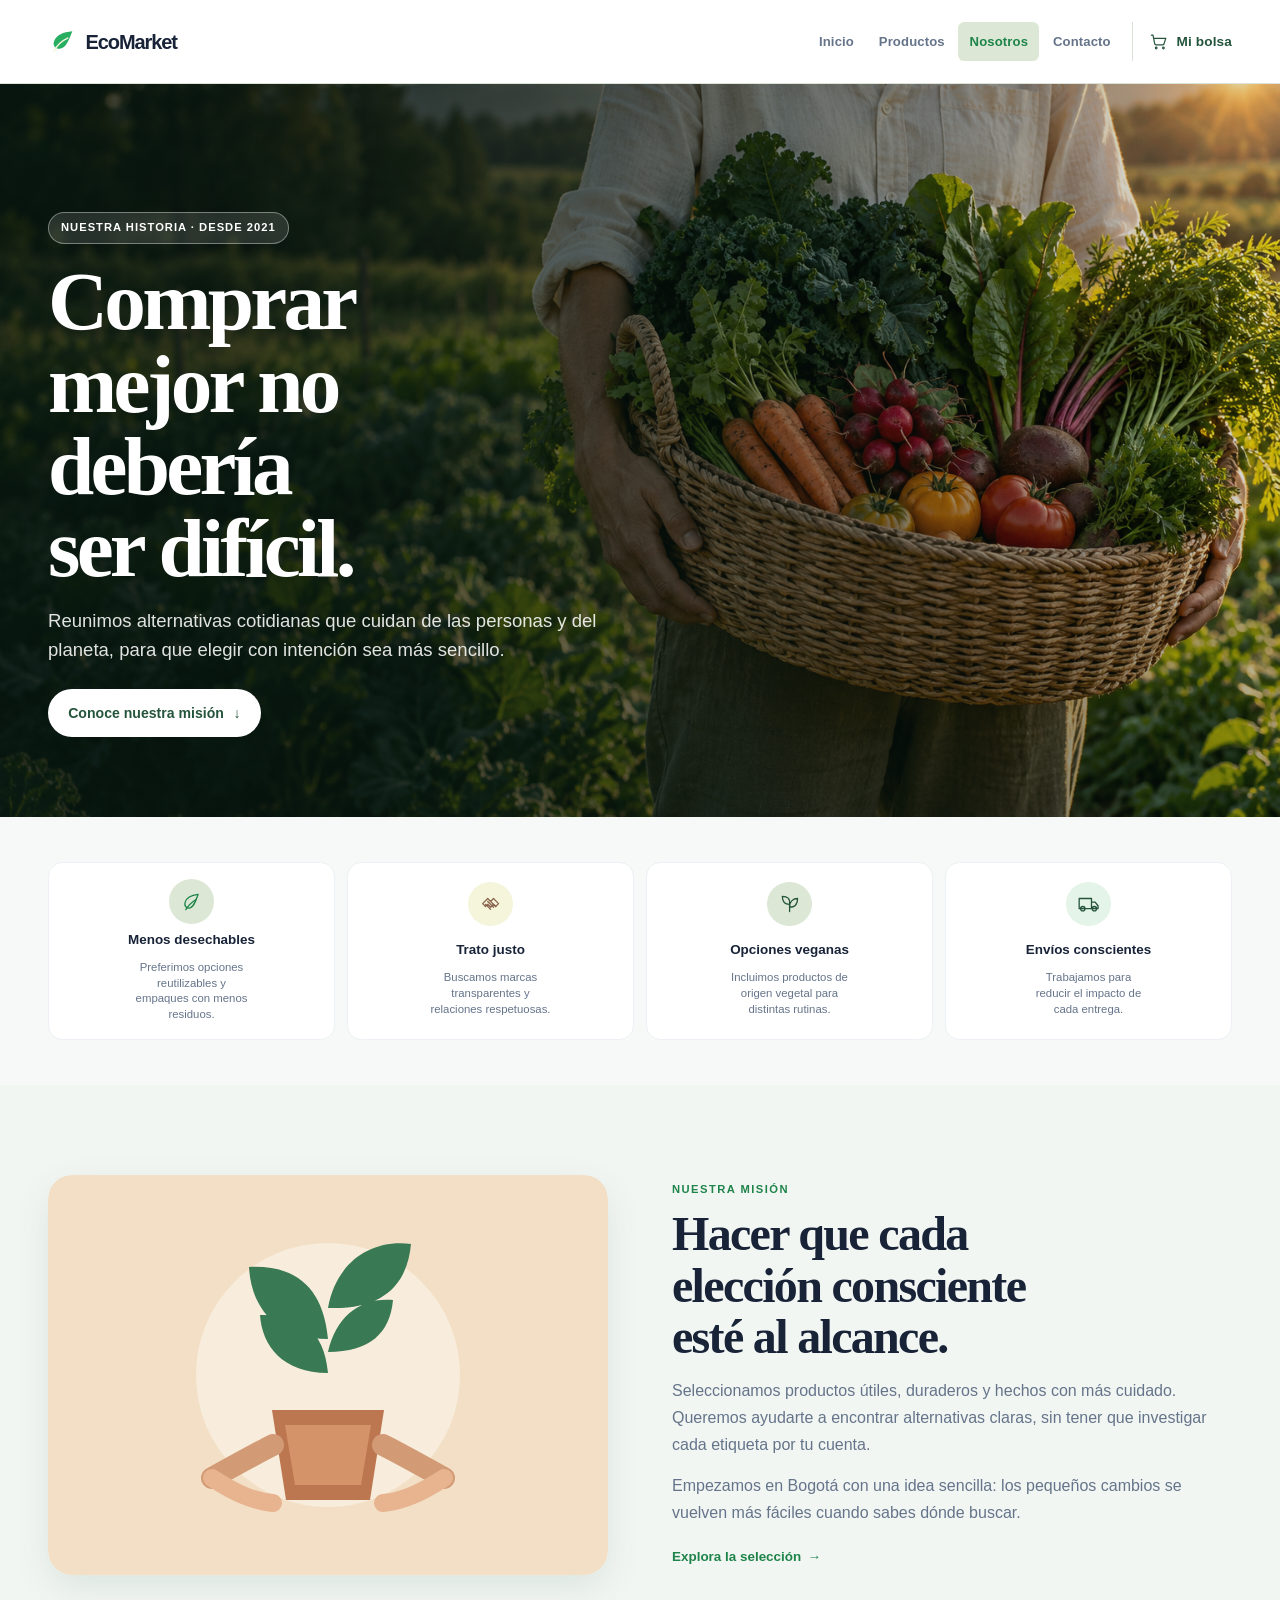
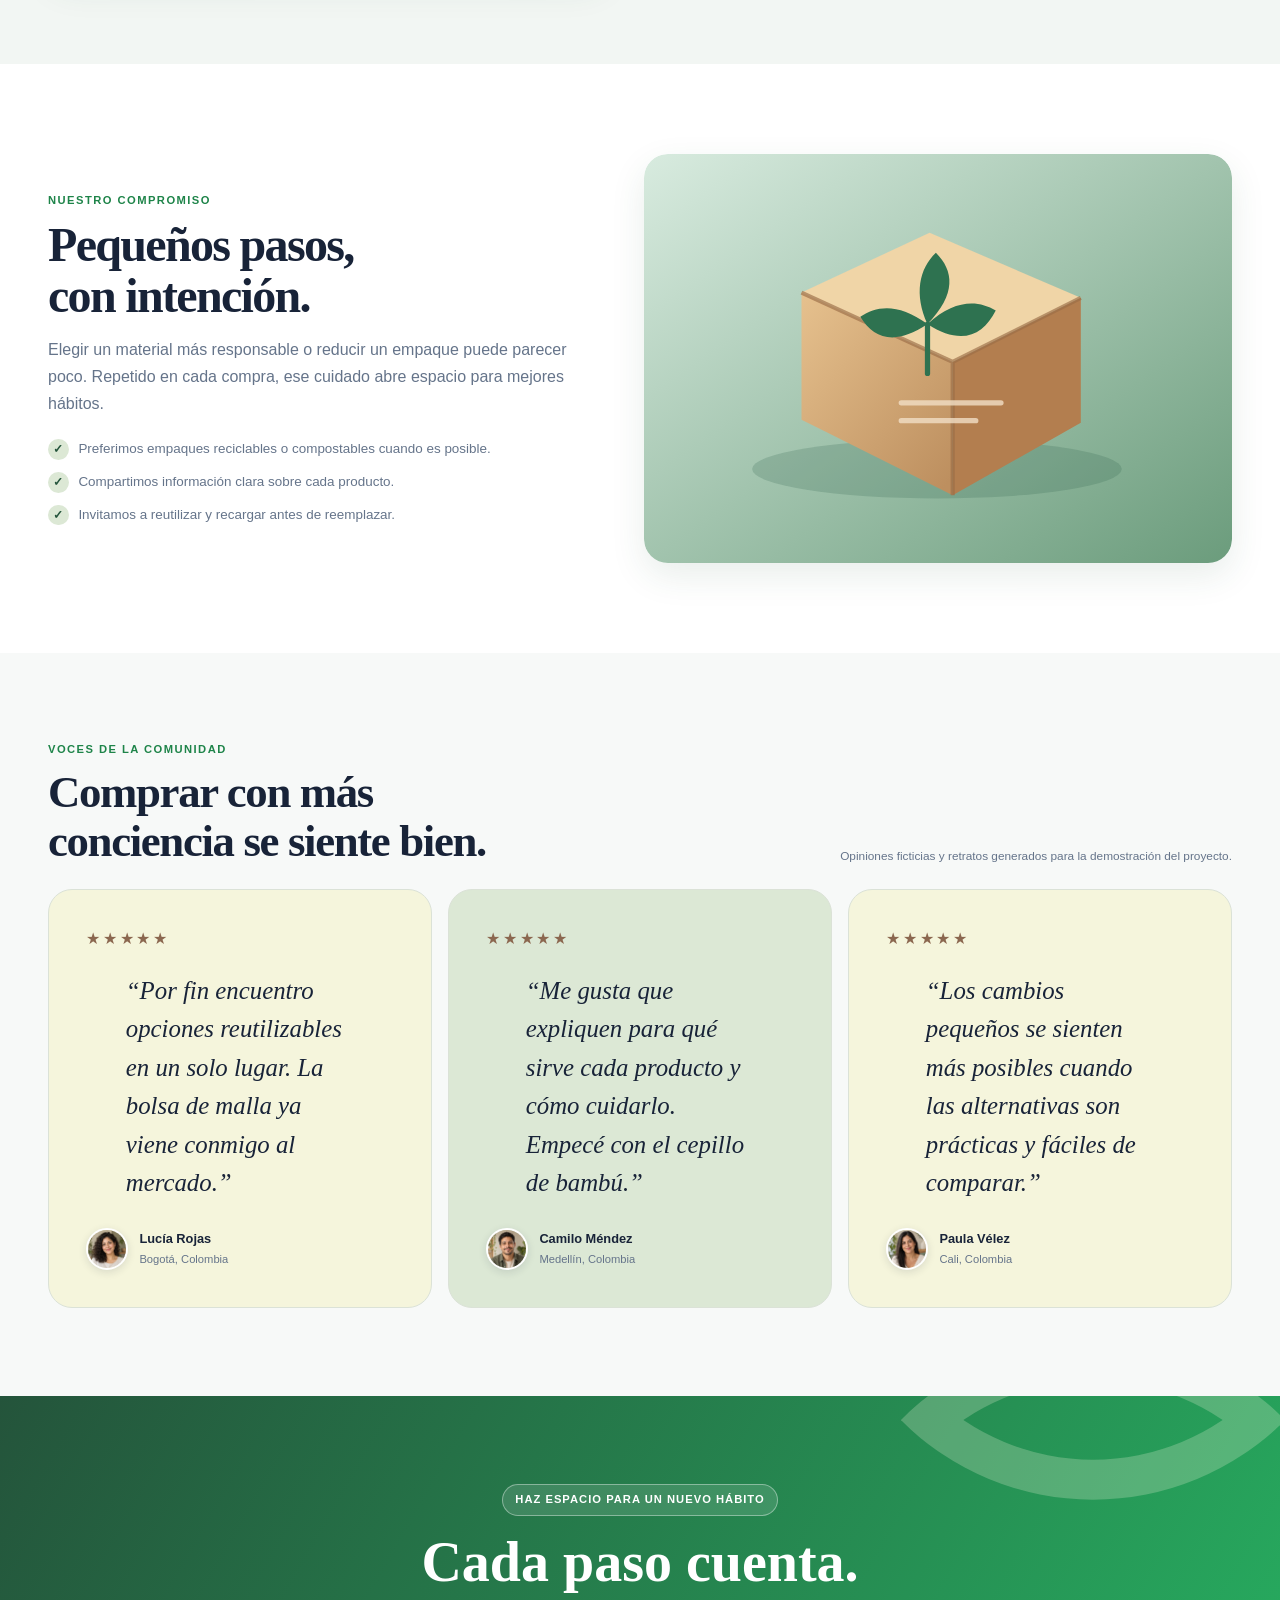
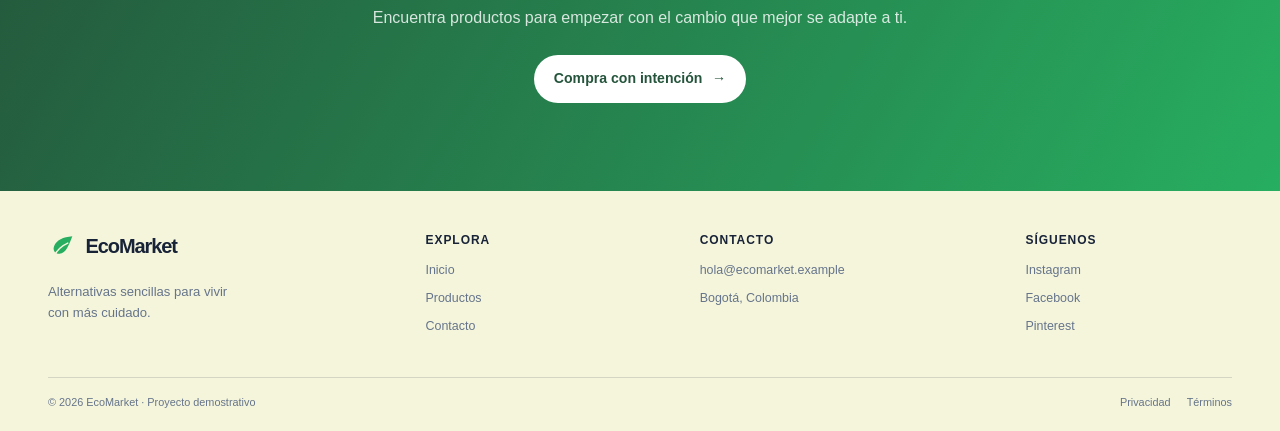
<file: views/sobre-nosotros.html>
<!doctype html>
<html lang="es">
  <head>
    <meta charset="utf-8">
    <meta name="viewport" content="width=device-width, initial-scale=1">
    <meta name="theme-color" content="#f7f9f8">
    <link rel="icon" type="image/svg+xml" href="../img/icons/eco-leaf.svg">
    <meta name="description" content="Conoce la misión y los principios de EcoMarket.">
    <title>Sobre nosotros | EcoMarket</title>
    <link rel="stylesheet" href="../css/main.css"><link rel="stylesheet" href="../css/layout.css"><link rel="stylesheet" href="../css/components.css"><link rel="stylesheet" href="../css/animations.css">
  </head>
  <body>
    <a class="skip-link" href="#contenido">Saltar al contenido</a>
    <header class="site-header"><div class="site-header__inner page-wrap">
      <a class="brand" href="../index.html" aria-label="EcoMarket, inicio"><svg class="brand__mark" viewBox="0 0 40 40" aria-hidden="true"><path d="M32 7C20 8 11 12 8 20c-2 5 1 10 7 10 9 0 13-13 17-23Z" fill="currentColor"/><path d="M8 33c4-8 9-13 18-17" fill="none" stroke="#f5f5dc" stroke-linecap="round" stroke-width="2"/></svg><span>Eco<span class="brand__accent">Market</span></span></a>
      <nav class="site-nav" aria-label="Navegación principal"><input class="site-nav__checkbox" id="menu-principal" type="checkbox" aria-label="Mostrar u ocultar menú"><label class="site-nav__button" for="menu-principal" aria-hidden="true"><span></span><span></span><span></span></label><div class="site-nav__menu"><a class="site-nav__link" href="../index.html">Inicio</a><a class="site-nav__link" href="productos.html">Productos</a><a class="site-nav__link site-nav__link--current" aria-current="page" href="sobre-nosotros.html">Nosotros</a><a class="site-nav__link" href="contacto.html">Contacto</a><a class="header-cart" href="productos.html" aria-label="Ver catálogo y bolsa demostrativa"><svg viewBox="0 0 24 24" aria-hidden="true"><path d="M3 4h2l2 10a2 2 0 0 0 2 2h8a2 2 0 0 0 2-2l2-6H6M10 20a1 1 0 1 1-2 0 1 1 0 0 1 2 0Zm9 0a1 1 0 1 1-2 0 1 1 0 0 1 2 0Z"/></svg><span>Mi bolsa</span></a></div></nav>
    </div></header>
    <main id="contenido" class="about-page">
      <section class="about-hero" aria-labelledby="about-title">
        <img class="about-hero__image" src="../img/hero/historia-ecomarket.png" alt="Canasta de verduras frescas cosechadas en una huerta local" fetchpriority="high">
        <div class="about-hero__shade" aria-hidden="true"></div>
        <div class="about-hero__content page-wrap">
          <p class="eyebrow eyebrow--light">Nuestra historia · desde 2021</p>
          <h1 id="about-title">Comprar mejor no debería ser difícil.</h1>
          <p>Reunimos alternativas cotidianas que cuidan de las personas y del planeta, para que elegir con intención sea más sencillo.</p>
          <a class="button button--light" href="#mision">Conoce nuestra misión <span aria-hidden="true">↓</span></a>
        </div>
      </section>

      <section class="about-principles page-wrap" aria-label="Principios que guían a EcoMarket">
        <article class="principle-card">
          <span class="principle-card__icon" aria-hidden="true"><svg viewBox="0 0 32 32"><path d="M25 6C16 7 9 10 7 17c-1 4 1 8 5 8 7 0 10-11 13-19Z"/><path d="M8 27c4-7 8-10 14-14"/></svg></span>
          <h2>Menos desechables</h2><p>Preferimos opciones reutilizables y empaques con menos residuos.</p>
        </article>
        <article class="principle-card">
          <span class="principle-card__icon principle-card__icon--earth" aria-hidden="true"><svg viewBox="0 0 32 32"><path d="m5 16 7-7 4 4 4-4 7 7-4 4-3-3-4 4-4-4-3 3Z"/><path d="m12 13 8 8M16 13l7 7M9 17l7 7"/></svg></span>
          <h2>Trato justo</h2><p>Buscamos marcas transparentes y relaciones respetuosas.</p>
        </article>
        <article class="principle-card">
          <span class="principle-card__icon principle-card__icon--green" aria-hidden="true"><svg viewBox="0 0 32 32"><path d="M16 27V15M16 17C7 17 6 10 6 6c7 0 11 3 10 11ZM16 21c0-8 5-12 11-12 0 6-2 12-11 12Z"/></svg></span>
          <h2>Opciones veganas</h2><p>Incluimos productos de origen vegetal para distintas rutinas.</p>
        </article>
        <article class="principle-card">
          <span class="principle-card__icon principle-card__icon--teal" aria-hidden="true"><svg viewBox="0 0 32 32"><path d="M3 9h17v14H3zM20 14h5l4 5v4h-9zM8 26a3 3 0 1 0 0-6 3 3 0 0 0 0 6ZM24 26a3 3 0 1 0 0-6 3 3 0 0 0 0 6Z"/></svg></span>
          <h2>Envíos conscientes</h2><p>Trabajamos para reducir el impacto de cada entrega.</p>
        </article>
      </section>

      <section class="about-story" id="mision" aria-labelledby="mission-title">
        <div class="about-story__layout page-wrap">
          <div class="about-illustration" aria-hidden="true">
            <svg viewBox="0 0 560 400" role="presentation">
              <rect width="560" height="400" rx="24" fill="#f2dfc6"/>
              <circle cx="280" cy="200" r="132" fill="#f8eddc"/>
              <path d="M280 242V111M280 164c-54 0-77-33-79-72 42-2 74 16 79 72Zm0-31c8-45 42-69 83-64-4 42-29 66-83 64Zm0 65c-45 0-66-27-68-58 38-1 64 13 68 58Zm0-21c8-36 33-55 65-52-3 33-23 52-65 52Z" fill="#397a54"/>
              <path d="M224 235h112l-14 90h-84z" fill="#bc7750"/>
              <path d="M237 250h86l-10 60h-66z" fill="#d49368"/>
              <path d="M164 303c27-15 45-25 61-33m171 33c-27-15-45-25-61-33" fill="none" stroke="#d39a76" stroke-linecap="round" stroke-width="22"/>
              <path d="M164 303c20 13 39 23 61 25m171-25c-20 13-39 23-61 25" fill="none" stroke="#e7b48f" stroke-linecap="round" stroke-width="18"/>
            </svg>
          </div>
          <div class="about-story__copy">
            <p class="eyebrow">Nuestra misión</p>
            <h2 id="mission-title">Hacer que cada elección consciente esté al alcance.</h2>
            <p>Seleccionamos productos útiles, duraderos y hechos con más cuidado. Queremos ayudarte a encontrar alternativas claras, sin tener que investigar cada etiqueta por tu cuenta.</p>
            <p>Empezamos en Bogotá con una idea sencilla: los pequeños cambios se vuelven más fáciles cuando sabes dónde buscar.</p>
            <a class="text-link" href="productos.html">Explora la selección <span aria-hidden="true">→</span></a>
          </div>
        </div>
      </section>

      <section class="about-commitment" id="compromiso" aria-labelledby="commitment-title">
        <div class="about-commitment__layout page-wrap">
          <div class="about-commitment__copy">
            <p class="eyebrow">Nuestro compromiso</p>
            <h2 id="commitment-title">Pequeños pasos, con intención.</h2>
            <p>Elegir un material más responsable o reducir un empaque puede parecer poco. Repetido en cada compra, ese cuidado abre espacio para mejores hábitos.</p>
            <ul class="commitment-list">
              <li><span aria-hidden="true">✓</span> Preferimos empaques reciclables o compostables cuando es posible.</li>
              <li><span aria-hidden="true">✓</span> Compartimos información clara sobre cada producto.</li>
              <li><span aria-hidden="true">✓</span> Invitamos a reutilizar y recargar antes de reemplazar.</li>
            </ul>
          </div>
          <div class="commitment-art" role="img" aria-label="Caja de cartón reciclable con una hoja verde">
            <svg viewBox="0 0 560 390" aria-hidden="true">
              <defs><linearGradient id="box-bg" x1="0" y1="0" x2="1" y2="1"><stop stop-color="#d8ebdf"/><stop offset="1" stop-color="#6b9c7c"/></linearGradient><linearGradient id="box-face" x1="0" y1="0" x2="0.9" y2="1"><stop stop-color="#e6c18e"/><stop offset="1" stop-color="#bd8f5f"/></linearGradient></defs>
              <rect width="560" height="390" rx="22" fill="url(#box-bg)"/>
              <ellipse cx="279" cy="300" rx="176" ry="28" fill="#285d46" opacity=".2"/>
              <path d="m150 132 122-57 144 62-122 61z" fill="#f0d5a7"/>
              <path d="m150 132 144 66v127l-144-72z" fill="url(#box-face)"/>
              <path d="m294 198 122-61v119l-122 69z" fill="#b37e4f"/>
              <path d="m150 132 144 66 122-61M294 198v127" fill="none" stroke="#9c6d47" stroke-width="4" opacity=".65"/>
              <path d="M270 162c-13-28-8-53 8-68 17 17 20 39-8 68Zm0 0c-27-20-48-18-64-7 13 21 33 28 64 7Zm0 0c26-24 48-23 65-13-12 24-33 34-65 13Z" fill="#2e7250"/>
              <path d="M270 162v47" stroke="#2e7250" stroke-width="5" stroke-linecap="round"/>
              <path d="M245 237h95M245 254h71" stroke="#f2dfc6" stroke-width="5" stroke-linecap="round" opacity=".8"/>
            </svg>
          </div>
        </div>
      </section>

      <section class="about-reviews page-wrap" aria-labelledby="reviews-title">
        <input class="review-switch visually-hidden" type="radio" name="testimonios" id="testimonio-1" checked>
        <input class="review-switch visually-hidden" type="radio" name="testimonios" id="testimonio-2">
        <input class="review-switch visually-hidden" type="radio" name="testimonios" id="testimonio-3">
        <div class="about-reviews__heading"><div><p class="eyebrow">Voces de la comunidad</p><h2 id="reviews-title">Comprar con más conciencia se siente bien.</h2></div><p>Opiniones ficticias y retratos generados para la demostración del proyecto.</p></div>
        <div class="review-viewport">
          <div class="review-track">
            <figure class="review-card"><div class="review-card__stars" role="img" aria-label="5 de 5 estrellas">★★★★★</div><blockquote>“Por fin encuentro opciones reutilizables en un solo lugar. La bolsa de malla ya viene conmigo al mercado.”</blockquote><figcaption><img class="review-avatar" src="../img/reviews/lucia-rojas-muestra.png" alt="Retrato ficticio de muestra de Lucía Rojas" width="64" height="64" loading="lazy" decoding="async"><span><strong>Lucía Rojas</strong><small>Bogotá, Colombia</small></span></figcaption></figure>
            <figure class="review-card"><div class="review-card__stars" role="img" aria-label="5 de 5 estrellas">★★★★★</div><blockquote>“Me gusta que expliquen para qué sirve cada producto y cómo cuidarlo. Empecé con el cepillo de bambú.”</blockquote><figcaption><img class="review-avatar review-avatar--sage" src="../img/reviews/camilo-mendez-muestra.png" alt="Retrato ficticio de muestra de Camilo Méndez" width="64" height="64" loading="lazy" decoding="async"><span><strong>Camilo Méndez</strong><small>Medellín, Colombia</small></span></figcaption></figure>
            <figure class="review-card"><div class="review-card__stars" role="img" aria-label="5 de 5 estrellas">★★★★★</div><blockquote>“Los cambios pequeños se sienten más posibles cuando las alternativas son prácticas y fáciles de comparar.”</blockquote><figcaption><img class="review-avatar review-avatar--peach" src="../img/reviews/paula-velez-muestra.png" alt="Retrato ficticio de muestra de Paula Vélez" width="64" height="64" loading="lazy" decoding="async"><span><strong>Paula Vélez</strong><small>Cali, Colombia</small></span></figcaption></figure>
          </div>
        </div>
        <nav class="review-controls" aria-label="Seleccionar testimonio">
          <label for="testimonio-1"><span class="visually-hidden">Testimonio 1</span></label>
          <label for="testimonio-2"><span class="visually-hidden">Testimonio 2</span></label>
          <label for="testimonio-3"><span class="visually-hidden">Testimonio 3</span></label>
        </nav>
      </section>

      <section class="about-cta" aria-labelledby="about-cta-title">
        <div class="page-wrap"><p class="eyebrow eyebrow--light">Haz espacio para un nuevo hábito</p><h2 id="about-cta-title">Cada paso cuenta.</h2><p>Encuentra productos para empezar con el cambio que mejor se adapte a ti.</p><a class="button button--light" href="productos.html">Compra con intención <span aria-hidden="true">→</span></a></div>
      </section>
    </main>
    <footer class="site-footer" id="footer"><div class="site-footer__main page-wrap"><div class="site-footer__brand"><a class="brand brand--footer" href="../index.html"><svg class="brand__mark" viewBox="0 0 40 40" aria-hidden="true"><path d="M32 7C20 8 11 12 8 20c-2 5 1 10 7 10 9 0 13-13 17-23Z" fill="currentColor"/><path d="M8 33c4-8 9-13 18-17" fill="none" stroke="#f5f5dc" stroke-linecap="round" stroke-width="2"/></svg><span>Eco<span class="brand__accent">Market</span></span></a><p>Alternativas sencillas para vivir<br>con más cuidado.</p></div><div class="site-footer__column"><h2>Explora</h2><a href="../index.html">Inicio</a><a href="productos.html">Productos</a><a href="contacto.html">Contacto</a></div><div class="site-footer__column"><h2>Contacto</h2><a href="mailto:hola@ecomarket.example">hola@ecomarket.example</a><span>Bogotá, Colombia</span></div><div class="site-footer__column"><h2>Síguenos</h2><a href="#footer">Instagram</a><a href="#footer">Facebook</a><a href="#footer">Pinterest</a></div></div><div class="site-footer__bottom page-wrap"><span>© 2026 EcoMarket · Proyecto demostrativo</span><div><a href="contacto.html#privacidad">Privacidad</a><a href="contacto.html#terminos">Términos</a></div></div></footer>
  </body>
</html>
</file>
<file: css/main.css>
/* EcoMarket · verdes naturales y tierra, reinicio y estilos globales */
:root {
  color-scheme: light;
  --color-primary: #2ecc71;
  --color-primary-dark: #27ae60;
  --color-brand: #27ae60;
  --color-brand-dark: #1e8449;
  --color-forest: #24543b;
  --color-leaf: #6c9567;
  --color-sage: #dce8d5;
  --color-beige: #f5f5dc;
  --color-background: #f7f9f8;
  --color-paper: #ffffff;
  --color-earth: #8b674f;
  --color-ink: #182338;
  --color-muted: #65748a;
  --color-line: #dbe2d7;
  --color-error: #b33f35;
  --color-success: #33754a;
  --font-body: "Segoe UI", Arial, sans-serif;
  --font-display: Georgia, "Times New Roman", serif;
  --radius-small: 0.4rem;
  --radius-medium: 0.9rem;
  --radius-large: 1.5rem;
  --content-width: 74rem;
  --shadow-soft: 0 0.8rem 2.2rem rgb(36 84 59 / 10%);
}

/* El ancho incluye también el relleno y el borde del elemento. */
*,
*::before,
*::after { box-sizing: border-box; }

html { scroll-behavior: smooth; }
body { min-width: 20rem; margin: 0; background: var(--color-background); color: var(--color-ink); font-family: var(--font-body); font-size: 1rem; line-height: 1.6; }
img, svg { display: block; max-width: 100%; }
img { height: auto; }
button, input, textarea, select { font: inherit; }
a { color: inherit; text-decoration: none; }
button, a, input, textarea, select { -webkit-tap-highlight-color: transparent; }
h1, h2, h3, h4, p, figure { margin: 0; }
ul, ol { margin: 0; padding: 0; }

:focus-visible { outline: 3px solid #9a632f; outline-offset: 4px; }
::selection { background: var(--color-sage); color: var(--color-forest); }

.page-wrap { width: min(var(--content-width), calc(100% - 2rem)); margin-inline: auto; }
/* Oculta el control a la vista, pero lo conserva para teclado y lectores de pantalla. */
.visually-hidden { position: absolute; width: 1px; height: 1px; overflow: hidden; clip: rect(0, 0, 0, 0); white-space: nowrap; clip-path: inset(50%); }
.skip-link { position: fixed; z-index: 100; top: 0.75rem; left: 0.75rem; padding: 0.65rem 1rem; transform: translateY(-160%); border-radius: var(--radius-small); background: var(--color-forest); color: white; }
.skip-link:focus { transform: translateY(0); }
.page-placeholder { min-height: 25rem; }

@media (min-width: 48rem) {
  .page-wrap { width: min(var(--content-width), calc(100% - 4rem)); }
}

@media (prefers-reduced-motion: reduce) {
  *, *::before, *::after { scroll-behavior: auto !important; animation-duration: 0.01ms !important; animation-iteration-count: 1 !important; transition-duration: 0.01ms !important; }
}
</file>
<file: css/layout.css>
﻿/* EcoMarket · cabecera, navegación y pie compartidos */
.site-header {
  position: relative;
  z-index: 10;
  border-bottom: 1px solid var(--color-line);
  background: var(--color-paper);
}

.site-header__inner {
  display: flex;
  min-height: 4.8rem;
  align-items: center;
  justify-content: space-between;
}

.brand {
  display: inline-flex;
  flex: 0 0 auto;
  align-items: center;
  gap: 0.45rem;
  color: var(--color-ink);
  font-size: 1.25rem;
  font-weight: 750;
  letter-spacing: -0.055em;
  line-height: 1;
}

.brand__mark {
  width: 1.9rem;
  color: var(--color-brand);
}

.brand__accent {
  color: inherit;
  font-weight: 750;
}

.site-header__actions {
  display: flex;
  align-items: center;
  gap: 0.2rem;
}

.site-nav {
  position: relative;
}

.site-nav__checkbox {
  position: absolute;
  z-index: 2;
  top: 0;
  right: 0;
  width: 2.75rem;
  height: 2.75rem;
  margin: 0;
  opacity: 0;
  cursor: pointer;
}

.site-nav__button {
  display: grid;
  width: 2.75rem;
  height: 2.75rem;
  align-content: center;
  justify-items: center;
  gap: 0.28rem;
  border: 1px solid var(--color-line);
  border-radius: 50%;
  color: var(--color-forest);
  cursor: pointer;
}

.site-nav__button span {
  width: 1rem;
  height: 1px;
  background: currentColor;
  transition: transform 180ms ease, opacity 180ms ease;
}

.site-nav__checkbox:focus-visible+.site-nav__button {
  outline: 3px solid var(--color-brand);
  outline-offset: 4px;
}

.site-nav__checkbox:checked+.site-nav__button span:first-child {
  transform: translateY(0.29rem) rotate(45deg);
}

.site-nav__checkbox:checked+.site-nav__button span:nth-child(2) {
  opacity: 0;
}

.site-nav__checkbox:checked+.site-nav__button span:last-child {
  transform: translateY(-0.29rem) rotate(-45deg);
}

.site-nav__menu {
  position: absolute;
  top: calc(100% + 0.75rem);
  right: 0;
  display: none;
  min-width: min(17rem, calc(100vw - 2rem));
  gap: 0.2rem;
  padding: 0.7rem;
  border: 1px solid var(--color-line);
  border-radius: var(--radius-medium);
  background: var(--color-paper);
  box-shadow: var(--shadow-soft);
}

/* En móvil, el checkbox controla la apertura del menú sin JavaScript. */
.site-nav__checkbox:checked~.site-nav__menu {
  display: grid;
}

.site-nav__link {
  padding: 0.7rem 0.8rem;
  border-radius: var(--radius-small);
  color: var(--color-muted);
  font-size: 0.88rem;
  font-weight: 700;
  letter-spacing: 0.01em;
}

.site-nav__link:hover,
.site-nav__link--current {
  background: var(--color-sage);
  color: var(--color-brand-dark);
}

.header-quicklinks {
  display: flex;
  align-items: center;
  gap: 0.15rem;
}

.header-icon {
  display: grid;
  width: 2.65rem;
  height: 2.65rem;
  place-items: center;
  border-radius: 50%;
  color: var(--color-muted);
  transition: background-color 180ms ease, color 180ms ease;
}

.header-icon:hover {
  background: var(--color-sage);
  color: var(--color-brand-dark);
}

.header-icon svg {
  width: 1.35rem;
  fill: none;
  stroke: currentColor;
  stroke-linecap: round;
  stroke-linejoin: round;
  stroke-width: 1.8;
}

.site-footer {
  background: var(--color-beige);
  color: var(--color-ink);
}

.site-footer__main {
  display: grid;
  grid-template-columns: repeat(2, minmax(0, 1fr));
  gap: 1.8rem 1rem;
  padding-block: 2.5rem;
}

.site-footer__brand {
  grid-column: 1 / -1;
}

.brand--footer {
  color: var(--color-ink);
}

.brand--footer .brand__accent {
  color: inherit;
}

.site-footer__brand>p {
  max-width: 18rem;
  margin-top: 0.8rem;
  color: var(--color-muted);
  font-size: 0.82rem;
}

.site-footer__column {
  display: flex;
  flex-direction: column;
  align-items: flex-start;
  gap: 0.5rem;
  color: var(--color-muted);
  font-size: 0.78rem;
}

.site-footer__column h2 {
  margin-bottom: 0.2rem;
  color: var(--color-ink);
  font-family: var(--font-body);
  font-size: 0.75rem;
  font-weight: 700;
  letter-spacing: 0.08em;
  text-transform: uppercase;
}

.site-footer__column a:hover,
.site-footer__bottom a:hover {
  color: var(--color-brand-dark);
  text-decoration: underline;
  text-underline-offset: 0.2em;
}

.site-footer__bottom {
  display: flex;
  flex-direction: column;
  gap: 0.7rem;
  padding-block: 1rem 1.25rem;
  border-top: 1px solid rgb(24 35 56 / 15%);
  color: var(--color-muted);
  font-size: 0.68rem;
}

.site-footer__bottom div {
  display: flex;
  gap: 1rem;
}

@media (min-width: 42rem) {
  .site-footer__main {
    grid-template-columns: 1.4fr 1fr 1.2fr 0.8fr;
  }

  .site-footer__brand {
    grid-column: auto;
  }

  .site-footer__bottom {
    flex-direction: row;
    justify-content: space-between;
  }
}

/* Con más espacio, los enlaces quedan visibles en una sola fila. */
@media (min-width: 54rem) {
  .site-header__inner {
    min-height: 5.2rem;
  }

  .site-header__actions {
    flex: 1;
    justify-content: flex-end;
    gap: clamp(1rem, 4vw, 3rem);
    margin-left: 2rem;
  }

  .site-nav__checkbox,
  .site-nav__button {
    display: none;
  }

  .site-nav__menu,
  .site-nav__checkbox:not(:checked)~.site-nav__menu,
  .site-nav__checkbox:checked~.site-nav__menu {
    position: static;
    display: flex;
    min-width: 0;
    align-items: center;
    gap: 0.15rem;
    padding: 0;
    border: 0;
    background: transparent;
    box-shadow: none;
  }

  .site-nav__link {
    padding: 0.55rem 0.7rem;
    font-size: 0.82rem;
  }

  .header-quicklinks {
    gap: 0.35rem;
  }
}

@media (prefers-reduced-motion: reduce) {

  .site-nav__button span,
  .header-icon {
    transition: none;
  }
}

.header-cart {
  display: flex;
  align-items: center;
  gap: 0.5rem;
  padding: 0.65rem 0.8rem;
  border-top: 1px solid var(--color-line);
  color: var(--color-forest);
  font-size: 0.85rem;
  font-weight: 700;
  letter-spacing: 0.01em;
}

.header-cart svg {
  width: 1.2rem;
  fill: none;
  stroke: currentColor;
  stroke-linecap: round;
  stroke-linejoin: round;
  stroke-width: 1.5;
}

@media (min-width: 54rem) {
  .header-cart {
    margin-left: 0.5rem;
    padding: 0.55rem 0 0.55rem 1rem;
    border-top: 0;
    border-left: 1px solid var(--color-line);
  }
}
</file>
<file: css/components.css>
/* EcoMarket · botones, campos y componentes de contenido */
.button {
  display: inline-flex;
  min-height: 3rem;
  align-items: center;
  justify-content: center;
  gap: 0.6rem;
  padding: 0.7rem 1.2rem;
  border: 1px solid transparent;
  border-radius: 999px;
  font-size: 0.88rem;
  font-weight: 650;
  transition: color 180ms ease, background-color 180ms ease, border-color 180ms ease, transform 180ms ease;
}

.button--primary {
  background: var(--color-primary);
  color: var(--color-ink);
}

.button--primary:hover {
  transform: translateY(-2px);
  background: var(--color-primary-dark);
}

.button--outline {
  border-color: var(--color-forest);
  color: var(--color-forest);
}

.button--outline:hover {
  background: var(--color-forest);
  color: white;
}

.button--hero-outline {
  border-color: rgb(255 255 255 / 70%);
  background: rgb(255 255 255 / 9%);
  color: white;
  backdrop-filter: blur(5px);
}

.button--hero-outline:hover {
  background: white;
  color: var(--color-ink);
}

.button svg {
  width: 1.1rem;
  fill: none;
  stroke: currentColor;
  stroke-linecap: round;
  stroke-linejoin: round;
  stroke-width: 1.6;
}

.card {
  overflow: hidden;
  border: 1px solid var(--color-line);
  border-radius: var(--radius-medium);
  background: var(--color-paper);
  transition: transform 200ms ease, box-shadow 200ms ease;
}

.card:hover {
  transform: translateY(-3px);
  box-shadow: var(--shadow-soft);
}

.field {
  display: grid;
  gap: 0.35rem;
}

.field label {
  color: var(--color-forest);
  font-size: 0.8rem;
  font-weight: 650;
}

.field input,
.field textarea,
.field select {
  width: 100%;
  min-height: 2.8rem;
  padding: 0.65rem 0.75rem;
  border: 1px solid var(--color-line);
  border-radius: var(--radius-small);
  background: var(--color-paper);
  color: var(--color-ink);
}

.field textarea {
  min-height: 7rem;
  resize: vertical;
}

.field input:focus,
.field textarea:focus,
.field select:focus {
  border-color: var(--color-brand);
  outline: 0;
  box-shadow: 0 0 0 3px rgb(39 174 96 / 16%);
}

.home-hero {
  position: relative;
  isolation: isolate;
  min-height: 34rem;
  overflow: hidden;
  background: var(--color-forest);
  color: white;
}

.home-hero__image,
.home-hero__shade {
  position: absolute;
  z-index: -1;
  inset: 0;
  width: 100%;
  height: 100%;
}

.home-hero__image {
  object-fit: cover;
  object-position: center 51%;
}

/* La capa oscura conserva el contraste del texto sobre la fotografía. */
.home-hero__shade {
  background: linear-gradient(90deg, rgb(9 23 18 / 76%) 0%, rgb(9 23 18 / 46%) 47%, rgb(9 23 18 / 7%) 100%), linear-gradient(0deg, rgb(9 23 18 / 34%), transparent 58%);
}

.home-hero__content {
  display: flex;
  min-height: inherit;
  flex-direction: column;
  align-items: flex-start;
  justify-content: flex-end;
  padding-block: 7rem 3.6rem;
  animation: appear 650ms ease-out both;
}

.eyebrow {
  margin-bottom: 0.55rem;
  color: var(--color-brand-dark);
  font-size: 0.7rem;
  font-weight: 750;
  letter-spacing: 0.13em;
  text-transform: uppercase;
}

.eyebrow--light {
  display: inline-flex;
  align-items: center;
  margin-bottom: 1rem;
  padding: 0.38rem 0.75rem;
  border: 1px solid rgb(255 255 255 / 38%);
  border-radius: 999px;
  background: rgb(255 255 255 / 12%);
  color: white;
  letter-spacing: 0.09em;
}

.home-hero h1 {
  max-width: 12ch;
  font-family: var(--font-display);
  font-size: clamp(2.8rem, 7vw, 5.6rem);
  font-weight: 700;
  letter-spacing: -0.045em;
  line-height: 0.99;
  text-wrap: balance;
}

.home-hero__copy {
  max-width: 35rem;
  margin-top: 1rem;
  color: rgb(255 255 255 / 88%);
  font-size: clamp(1rem, 1.7vw, 1.18rem);
  line-height: 1.6;
}

.home-hero__actions {
  display: flex;
  flex-wrap: wrap;
  gap: 0.7rem;
  margin-top: 1.6rem;
}

.home-categories {
  display: flex;
  flex-wrap: wrap;
  justify-content: center;
  gap: 0.65rem;
  padding-block: 1.65rem;
}

.home-categories a {
  padding: 0.62rem 1.05rem;
  border: 1px solid var(--color-line);
  border-radius: 999px;
  background: var(--color-paper);
  color: var(--color-muted);
  font-size: 0.8rem;
  font-weight: 600;
  transition: background-color 180ms ease, border-color 180ms ease, color 180ms ease;
}

.home-categories a:hover {
  border-color: var(--color-leaf);
  background: var(--color-sage);
  color: var(--color-forest);
}

.flash-sale {
  position: relative;
  overflow: hidden;
  padding-block: clamp(2.25rem, 5vw, 3.5rem);
  background: linear-gradient(115deg, #edf1e6, #e5ecdf 58%, #f2eee2);
}

.flash-sale__inner {
  display: grid;
  align-items: center;
  gap: 1.5rem;
}

.flash-sale__badge {
  display: inline-flex;
  align-items: center;
  gap: 0.45rem;
  margin-bottom: 0.85rem;
  padding: 0.32rem 0.75rem;
  border: 1px solid #d6ddc9;
  border-radius: 999px;
  background: #f7f7ed;
  color: var(--color-forest);
  font-size: 0.72rem;
  font-weight: 750;
  letter-spacing: 0.06em;
  text-transform: uppercase;
}

.flash-sale__copy h2 {
  max-width: 12ch;
  font-family: var(--font-display);
  font-size: clamp(2.4rem, 6vw, 4rem);
  letter-spacing: -0.04em;
  line-height: 0.98;
}

.flash-sale__copy p {
  max-width: 32rem;
  margin-top: 1rem;
  color: #34443b;
  font-size: clamp(0.95rem, 1.5vw, 1.1rem);
}

.flash-sale__copy strong { color: var(--color-brand-dark); }

.flash-sale__offer { display: grid; gap: 1.15rem; }

.flash-sale__timer {
  display: flex;
  align-items: flex-start;
  justify-content: center;
  gap: clamp(0.35rem, 2vw, 1rem);
}

.flash-sale__timer div {
  display: grid;
  min-width: clamp(4.2rem, 12vw, 6.5rem);
  justify-items: center;
  gap: 0.35rem;
}

.flash-sale__timer strong {
  display: grid;
  width: 100%;
  min-height: clamp(4.2rem, 12vw, 6.5rem);
  place-items: center;
  border: 1px solid #e0e5d8;
  border-radius: var(--radius-medium);
  background: #fffefa;
  box-shadow: 0 0.4rem 1rem rgb(36 84 59 / 8%);
  color: var(--color-forest);
  font-size: clamp(1.8rem, 4vw, 2.5rem);
  line-height: 1;
}

.flash-sale__timer div:last-of-type strong { color: var(--color-earth); }
.flash-sale__timer div span { color: var(--color-muted); font-size: 0.72rem; text-transform: uppercase; }
.flash-sale__colon { padding-top: 1.3rem; color: #718278; font-size: 1.5rem; }

.flash-sale__button {
  display: flex;
  min-height: 3.6rem;
  align-items: center;
  justify-content: center;
  gap: 0.6rem;
  padding: 0.8rem 1.2rem;
  border-radius: var(--radius-small);
  background: var(--color-forest);
  color: white;
  font-weight: 700;
  transition: transform 180ms ease, background-color 180ms ease;
}

.flash-sale__button:hover { transform: translateY(-2px); background: var(--color-brand-dark); }
.flash-sale__button:focus-visible { outline-color: var(--color-brand-dark); }

@media (min-width: 48rem) {
  .flash-sale__inner { grid-template-columns: 1fr 1fr; gap: 3rem; }
}

.section-space {
  padding-block: clamp(3.25rem, 7vw, 5.4rem);
}

.home-featured {
  background: var(--color-paper);
}

.section-heading {
  display: flex;
  align-items: flex-end;
  justify-content: space-between;
  gap: 2rem;
  margin-bottom: 1.6rem;
}

.section-heading h2,
.home-values h2 {
  max-width: 19ch;
  font-family: var(--font-display);
  font-size: clamp(1.8rem, 4vw, 3rem);
  letter-spacing: -0.035em;
  line-height: 1.08;
  text-wrap: balance;
}

.section-heading__copy {
  margin-top: 0.55rem;
  color: var(--color-muted);
  font-size: 0.94rem;
}

.text-link {
  display: inline-flex;
  flex: 0 0 auto;
  align-items: center;
  gap: 0.4rem;
  color: var(--color-brand-dark);
  font-size: 0.84rem;
  font-weight: 700;
}

.text-link span,
.product-card__link span {
  transition: transform 160ms ease;
}

.text-link:hover span,
.product-card__link:hover span {
  transform: translateX(3px);
}

.product-grid {
  display: grid;
  grid-template-columns: repeat(2, minmax(0, 1fr));
  gap: 0.9rem;
  align-items: stretch;
}

.product-card {
  display: flex;
  min-width: 0;
  flex-direction: column;
  border-color: #edf0f4;
  border-radius: var(--radius-medium);
}

.product-card__image {
  display: block;
  aspect-ratio: 1 / 0.92;
  overflow: hidden;
  background: #edf1ed;
}

.product-card__image img {
  width: 100%;
  height: 100%;
  object-fit: cover;
  transition: transform 350ms ease;
}

.product-card:hover .product-card__image img {
  transform: scale(1.035);
}

.product-card__body {
  display: flex;
  flex: 1;
  flex-direction: column;
  padding: 0.85rem;
}

.product-card__tag {
  margin-bottom: 0.3rem;
  color: var(--color-brand-dark);
  font-size: 0.62rem;
  font-weight: 750;
  letter-spacing: 0.08em;
  text-transform: uppercase;
}

.product-card h3 {
  font-size: 0.95rem;
  font-weight: 720;
  line-height: 1.3;
}

.product-card h3 a:hover {
  color: var(--color-brand-dark);
}

.product-card__description {
  display: -webkit-box;
  min-height: 2.55em;
  overflow: hidden;
  margin-top: 0.4rem;
  color: var(--color-muted);
  font-size: 0.78rem;
  line-height: 1.45;
  -webkit-box-orient: vertical;
  -webkit-line-clamp: 2;
}

.product-card__bottom {
  display: flex;
  align-items: center;
  justify-content: space-between;
  gap: 0.45rem;
  margin-top: auto;
  padding-top: 0.9rem;
}

.product-card__price {
  color: var(--color-ink);
  font-size: 0.94rem;
  font-weight: 760;
  white-space: nowrap;
}

.product-card__link {
  display: inline-flex;
  align-items: center;
  gap: 0.2rem;
  color: var(--color-brand-dark);
  font-size: 0.74rem;
  font-weight: 700;
  white-space: nowrap;
}

.price-note {
  margin-top: 1.1rem;
  color: var(--color-muted);
  font-size: 0.72rem;
}

.home-values {
  padding-block: clamp(3.5rem, 7vw, 5.5rem);
  background: linear-gradient(115deg, var(--color-sage), var(--color-beige));
}

.home-values__layout {
  display: grid;
  gap: 2.5rem;
}

.home-values__intro>p:not(.eyebrow) {
  max-width: 35rem;
  margin-top: 0.85rem;
  color: var(--color-muted);
}

.home-values__intro .text-link {
  margin-top: 1.15rem;
}

.value-list {
  display: grid;
  gap: 0.75rem;
}

.value-item {
  display: flex;
  align-items: flex-start;
  gap: 0.9rem;
  padding: 1rem;
  border: 1px solid rgb(36 84 59 / 10%);
  border-radius: var(--radius-medium);
  background: rgb(255 255 255 / 76%);
}

.value-item>span {
  display: grid;
  flex: 0 0 2.4rem;
  width: 2.4rem;
  height: 2.4rem;
  place-items: center;
  border-radius: 50%;
  background: #e5f0e5;
  color: var(--color-success);
  font-size: 0.7rem;
  font-weight: 750;
}

.value-item h3 {
  font-size: 0.94rem;
}

.value-item p {
  margin-top: 0.2rem;
  color: var(--color-muted);
  font-size: 0.79rem;
}

@media (max-width: 23rem) {
  .product-grid {
    grid-template-columns: minmax(0, 1fr);
  }

  .product-card__image {
    aspect-ratio: 1 / 0.78;
  }

  .section-heading {
    align-items: flex-start;
    flex-direction: column;
    gap: 0.8rem;
  }

  .home-hero__actions {
    align-items: stretch;
    flex-direction: column;
    width: 100%;
  }

  .home-hero__actions .button {
    width: 100%;
  }
}

@media (min-width: 48rem) {
  .home-hero {
    min-height: clamp(34rem, 57vw, 46rem);
  }

  .home-hero__content {
    padding-block: 8rem 5rem;
  }

  .home-categories {
    padding-block: 1.9rem;
  }

  .product-grid {
    grid-template-columns: repeat(3, minmax(0, 1fr));
    gap: 1.15rem;
  }

  .product-card__image {
    aspect-ratio: 1 / 0.88;
  }

  .product-card__body {
    padding: 1.15rem;
  }

  .product-card h3 {
    font-size: 1.03rem;
  }

  .product-card__description {
    font-size: 0.84rem;
  }

  .product-card__price {
    font-size: 1rem;
  }

  .home-values__layout {
    grid-template-columns: 0.9fr 1.1fr;
    align-items: center;
    gap: 4rem;
  }

  .value-list {
    gap: 0.85rem;
  }
}

@media (min-width: 70rem) {
  .product-grid {
    gap: 1.35rem;
  }

  .product-card__body {
    padding: 1.2rem;
  }
}

@media (prefers-reduced-motion: reduce) {

  .button,
  .card,
  .product-card__image img,
  .text-link span,
  .product-card__link span {
    transition: none;
  }

  .home-hero__content {
    animation: none;
  }
}

/* Catálogo sostenible: filtros y paginación funcionan sin JavaScript. */
.catalog-page {
  padding-bottom: clamp(3rem, 6vw, 5rem);
}

.catalog-intro {
  padding-block: clamp(2.4rem, 5vw, 4.2rem);
  background: linear-gradient(115deg, var(--color-sage), var(--color-beige) 80%);
}

.catalog-intro .page-wrap {
  display: grid;
  justify-items: start;
}

.catalog-intro h1 {
  max-width: 17ch;
  font-family: var(--font-display);
  font-size: clamp(2.2rem, 5vw, 3.7rem);
  letter-spacing: -0.04em;
  line-height: 1.08;
}

.catalog-intro .page-wrap>p:last-child {
  margin-top: 0.6rem;
  color: var(--color-muted);
}

.catalog-heading {
  display: flex;
  align-items: flex-end;
  justify-content: space-between;
  gap: 1rem;
  margin-bottom: 1.1rem;
}

.catalog-heading h2 {
  font-family: var(--font-display);
  font-size: clamp(1.5rem, 3vw, 2rem);
  line-height: 1.2;
}

.catalog-heading p,
.catalog-toolbar,
.catalog-footnote,
.filter-note {
  color: var(--color-muted);
  font-size: 0.8rem;
}

.catalog-heading p {
  margin-top: 0.35rem;
}

.catalog-count {
  flex: 0 0 auto;
  padding: 0.35rem 0.7rem;
  border-radius: 999px;
  background: var(--color-sage);
  color: var(--color-forest);
  font-size: 0.72rem;
  font-weight: 700;
}

.catalog-layout {
  display: grid;
  align-items: start;
  gap: 1.25rem;
}

.catalog-sidebar {
  display: grid;
  gap: 1rem;
  padding: 1rem;
  border: 1px solid var(--color-line);
  border-radius: var(--radius-medium);
  background: var(--color-paper);
}

.catalog-sidebar__heading {
  display: flex;
  align-items: center;
  justify-content: space-between;
  gap: 0.75rem;
}

.catalog-sidebar__heading h2 {
  font-size: 1rem;
}

.catalog-sidebar__heading a {
  color: var(--color-brand-dark);
  font-size: 0.76rem;
  font-weight: 700;
}

.catalog-sidebar__heading a:hover {
  text-decoration: underline;
  text-underline-offset: 0.2em;
}

.catalog-filter {
  min-width: 0;
  padding: 0;
  border: 0;
}

.catalog-filter legend {
  margin-bottom: 0.55rem;
  color: var(--color-ink);
  font-size: 0.83rem;
  font-weight: 750;
}

.catalog-filter__options {
  display: grid;
  gap: 0.15rem;
}

.catalog-filter__options label {
  display: flex;
  min-height: 2.35rem;
  align-items: center;
  justify-content: space-between;
  gap: 0.5rem;
  padding: 0.45rem 0.6rem;
  border-radius: var(--radius-small);
  color: var(--color-muted);
  font-size: 0.78rem;
  cursor: pointer;
  transition: color 160ms ease, background-color 160ms ease;
}

.catalog-filter__options label:hover {
  background: #f1f5f2;
  color: var(--color-forest);
}

.catalog-filter__options label span {
  color: #8994a2;
  font-size: 0.69rem;
}

.catalog-filter__options .catalog-control:checked+label {
  background: var(--color-sage);
  color: var(--color-forest);
  font-weight: 700;
}

.catalog-filter__options .catalog-control:focus-visible+label,
.catalog-stock-filter .catalog-control:focus-visible+label {
  outline: 3px solid #9a632f;
  outline-offset: 2px;
}

.catalog-stock-filter {
  padding-top: 0.2rem;
  border-top: 1px solid #edf0f4;
}

.catalog-stock-filter label {
  display: flex;
  min-height: 2.5rem;
  align-items: center;
  gap: 0.55rem;
  color: var(--color-muted);
  font-size: 0.78rem;
  cursor: pointer;
}

.catalog-stock-filter__check {
  display: grid;
  width: 1.1rem;
  height: 1.1rem;
  place-items: center;
  border: 1px solid #bcc8d2;
  border-radius: 0.25rem;
  background: white;
}

.catalog-stock-filter__check::after {
  content: "✓";
  color: white;
  font-size: 0.75rem;
  font-weight: 800;
  opacity: 0;
}

.catalog-stock-filter .catalog-control:checked+label .catalog-stock-filter__check {
  border-color: var(--color-brand);
  background: var(--color-brand);
}

.catalog-stock-filter .catalog-control:checked+label .catalog-stock-filter__check::after {
  opacity: 1;
}

.filter-note {
  padding-top: 0.75rem;
  border-top: 1px solid #edf0f4;
  font-size: 0.68rem;
}

.catalog-content {
  min-width: 0;
}

.catalog-toolbar {
  display: flex;
  flex-wrap: wrap;
  justify-content: space-between;
  gap: 0.4rem 1rem;
  margin-bottom: 0.85rem;
}

.catalog-search {
  display: grid;
  grid-template-columns: minmax(0, 1fr) auto;
  gap: 0.55rem;
  margin-bottom: 1rem;
  padding: 0.65rem;
  border: 1px solid var(--color-line);
  border-radius: var(--radius-medium);
  background: var(--color-paper);
}

.catalog-search__field {
  min-width: 0;
  min-height: 2.8rem;
  padding: 0.55rem 0.8rem;
  border: 1px solid var(--color-line);
  border-radius: var(--radius-small);
  background: #fff;
  color: var(--color-ink);
}

.catalog-search__field::placeholder {
  color: var(--color-muted);
}

.catalog-search__button {
  min-height: 2.8rem;
  padding: 0.5rem 1rem;
  border: 0;
  border-radius: var(--radius-small);
  background: var(--color-brand-dark);
  color: #fff;
  font-size: 0.82rem;
  font-weight: 750;
  cursor: pointer;
}

.catalog-search__button:hover {
  background: var(--color-forest);
}

.catalog-search__hint {
  grid-column: 1 / -1;
  color: var(--color-muted);
  font-size: 0.7rem;
}

.catalog-grid {
  grid-template-columns: minmax(0, 1fr);
  gap: 0.9rem;
}

.catalog-card {
  min-width: 0;
}

.catalog-card__image {
  position: relative;
  aspect-ratio: 1 / 0.82;
}

.catalog-card__image img {
  width: 100%;
  height: 100%;
  object-fit: cover;
}

.product-badge {
  position: absolute;
  top: 0.65rem;
  left: 0.65rem;
  max-width: calc(100% - 4rem);
  padding: 0.28rem 0.58rem;
  overflow: hidden;
  border-radius: 999px;
  color: white;
  font-size: 0.58rem;
  font-weight: 800;
  letter-spacing: 0.065em;
  text-overflow: ellipsis;
  text-transform: uppercase;
  white-space: nowrap;
}

.product-badge--green {
  background: var(--color-primary);
  color: var(--color-ink);
}

.product-badge--orange {
  background: var(--color-earth);
}

.product-badge--blue {
  background: var(--color-forest);
}

.product-badge--purple {
  background: #367b55;
}

.favorite-toggle__label {
  position: absolute;
  top: 0.6rem;
  right: 0.6rem;
  display: grid;
  width: 2.25rem;
  height: 2.25rem;
  place-items: center;
  border: 1px solid rgb(24 35 56 / 9%);
  border-radius: 50%;
  background: rgb(255 255 255 / 94%);
  color: #8793a4;
  cursor: pointer;
  transition: color 160ms ease, transform 160ms ease, background-color 160ms ease;
}

.favorite-toggle__label:hover {
  transform: scale(1.08);
  color: var(--color-brand-dark);
}

.favorite-toggle__label svg {
  width: 1.15rem;
  fill: none;
  stroke: currentColor;
  stroke-linecap: round;
  stroke-linejoin: round;
  stroke-width: 1.8;
}

.favorite-toggle:checked+.favorite-toggle__label {
  background: var(--color-sage);
  color: var(--color-brand-dark);
}

.favorite-toggle:checked+.favorite-toggle__label svg {
  fill: currentColor;
}

.favorite-toggle:focus-visible+.favorite-toggle__label {
  outline: 3px solid #9a632f;
  outline-offset: 3px;
}

.catalog-card__stock {
  margin-top: 0.6rem;
  font-size: 0.7rem;
  font-weight: 650;
}

.product-stock--available {
  color: var(--color-success);
}

.product-stock--low {
  color: var(--color-earth);
}

.product-stock--out {
  color: var(--color-error);
}

.catalog-pagination {
  display: flex;
  align-items: center;
  justify-content: center;
  gap: 0.45rem;
  margin-top: 1.7rem;
}

.catalog-pagination__label {
  margin-right: 0.3rem;
  color: var(--color-muted);
  font-size: 0.78rem;
}

.catalog-pagination__choice {
  display: grid;
  min-width: 2.65rem;
  min-height: 2.65rem;
  padding: 0.45rem 0.7rem;
  place-items: center;
  border: 1px solid var(--color-line);
  border-radius: var(--radius-small);
  background: white;
  color: var(--color-muted);
  font-size: 0.82rem;
  font-weight: 700;
  white-space: nowrap;
  cursor: pointer;
}

.catalog-pagination__step {
  display: none;
  font-size: 0.72rem;
}

.catalog-pagination__choice:hover {
  border-color: var(--color-brand);
  color: var(--color-brand-dark);
}

.catalog-page:has(#pagina-1:checked) .catalog-pagination__choice[for="pagina-1"],
.catalog-page:has(#pagina-2:checked) .catalog-pagination__choice[for="pagina-2"],
.catalog-page:has(#pagina-3:checked) .catalog-pagination__choice[for="pagina-3"] {
  border-color: var(--color-brand);
  background: var(--color-brand);
  color: white;
}

.catalog-page:has(#pagina-1:focus-visible) .catalog-pagination__choice[for="pagina-1"],
.catalog-page:has(#pagina-2:focus-visible) .catalog-pagination__choice[for="pagina-2"],
.catalog-page:has(#pagina-3:focus-visible) .catalog-pagination__choice[for="pagina-3"] {
  outline: 3px solid #9a632f;
  outline-offset: 3px;
}

.catalog-page:has(#pagina-1:checked) .catalog-pagination__step--next-1,
.catalog-page:has(#pagina-2:checked) .catalog-pagination__step--previous-2,
.catalog-page:has(#pagina-2:checked) .catalog-pagination__step--next-2,
.catalog-page:has(#pagina-3:checked) .catalog-pagination__step--previous-3 {
  display: grid;
}

.catalog-footnote {
  margin-top: 1rem;
  text-align: center;
  font-size: 0.7rem;
}

/* :has() conecta el control marcado con los datos de cada tarjeta. */
.catalog-page:has(#categoria-alimentos:checked) .catalog-card:not([data-category="alimentos"]),
.catalog-page:has(#categoria-cuidado:checked) .catalog-card:not([data-category="cuidado"]),
.catalog-page:has(#categoria-moda:checked) .catalog-card:not([data-category="moda"]),
.catalog-page:has(#categoria-hogar:checked) .catalog-card:not([data-category="hogar"]),
.catalog-page:has(#precio-bajo:checked) .catalog-card:not([data-price="bajo"]),
.catalog-page:has(#precio-medio:checked) .catalog-card:not([data-price="medio"]),
.catalog-page:has(#precio-alto:checked) .catalog-card:not([data-price="alto"]),
.catalog-page:has(#sello-biodegradable:checked) .catalog-card:not([data-tags~="biodegradable"]),
.catalog-page:has(#sello-sin-plastico:checked) .catalog-card:not([data-tags~="sin-plastico"]),
.catalog-page:has(#sello-organico:checked) .catalog-card:not([data-tags~="organico"]),
.catalog-page:has(#solo-disponibles:checked) .catalog-card[data-stock="agotado"],
.catalog-page:has(#pagina-1:checked) .catalog-card:nth-child(n + 8),
.catalog-page:has(#pagina-2:checked) .catalog-card:nth-child(-n + 7),
.catalog-page:has(#pagina-2:checked) .catalog-card:nth-child(n + 15),
.catalog-page:has(#pagina-3:checked) .catalog-card:nth-child(-n + 14) {
  display: none;
}

@media (max-width: 30rem) {
  .catalog-heading {
    align-items: flex-start;
    flex-direction: column;
    gap: 0.55rem;
  }

  .catalog-sidebar {
    gap: 0.75rem;
  }

  .catalog-filter__options--price {
    grid-template-columns: repeat(2, minmax(0, 1fr));
  }

  .catalog-grid {
    gap: 0.7rem;
  }

  .catalog-card .product-card__body {
    padding: 0.75rem;
  }

  .catalog-card .product-card__bottom {
    flex-wrap: wrap;
    align-items: flex-start;
  }
}

@media (min-width: 48rem) {
  .catalog-layout {
    grid-template-columns: minmax(12rem, 0.29fr) minmax(0, 1fr);
    gap: 1.5rem;
  }

  .catalog-sidebar {
    position: sticky;
    top: 1rem;
    padding: 1.1rem;
  }

  .catalog-grid {
    grid-template-columns: repeat(2, minmax(0, 1fr));
    gap: 1rem;
  }
}

@media (min-width: 70rem) {
  .catalog-layout {
    grid-template-columns: minmax(13rem, 0.24fr) minmax(0, 1fr);
    gap: 2rem;
  }

  .catalog-sidebar {
    padding: 1.25rem;
  }

  .catalog-grid {
    grid-template-columns: repeat(4, minmax(0, 1fr));
    gap: 1rem;
  }

  .catalog-card__image {
    aspect-ratio: 1 / 0.88;
  }

  .catalog-card .product-card__body {
    padding: 0.95rem;
  }
}

@media (prefers-reduced-motion: reduce) {

  .catalog-filter__options label,
  .favorite-toggle__label {
    transition: none;
  }
}

/* Página de historia, misión y principios de EcoMarket. */
.about-hero {
  position: relative;
  isolation: isolate;
  display: flex;
  min-height: 32rem;
  overflow: hidden;
  background: #173c2b;
  color: white;
}

.about-hero__image,
.about-hero__shade {
  position: absolute;
  z-index: -1;
  inset: 0;
  width: 100%;
  height: 100%;
}

.about-hero__image {
  object-fit: cover;
  object-position: center 54%;
}

.about-hero__shade {
  background: linear-gradient(90deg, rgb(8 24 17 / 78%) 0%, rgb(8 24 17 / 53%) 47%, rgb(8 24 17 / 8%) 100%), linear-gradient(0deg, rgb(8 24 17 / 32%), transparent 60%);
}

.about-hero__content {
  display: flex;
  min-height: inherit;
  flex-direction: column;
  align-items: flex-start;
  justify-content: flex-end;
  padding-block: 6.5rem 3.5rem;
}

.about-hero h1 {
  max-width: 12ch;
  font-family: var(--font-display);
  font-size: clamp(2.8rem, 7vw, 5.2rem);
  letter-spacing: -0.045em;
  line-height: 0.99;
  text-wrap: balance;
}

.about-hero__content>p:not(.eyebrow) {
  max-width: 38rem;
  margin-top: 1rem;
  color: rgb(255 255 255 / 88%);
  font-size: clamp(1rem, 2vw, 1.16rem);
  line-height: 1.6;
}

.button--light {
  margin-top: 1.5rem;
  background: white;
  color: var(--color-forest);
}

.button--light:hover {
  transform: translateY(-2px);
  background: var(--color-beige);
}

.about-principles {
  display: grid;
  grid-template-columns: minmax(0, 1fr);
  gap: 0.75rem;
  padding-block: 2rem;
}

.principle-card {
  display: grid;
  grid-template-columns: 3rem minmax(0, 1fr);
  align-items: center;
  column-gap: 0.75rem;
  padding: 0.85rem;
  border: 1px solid #edf0f4;
  border-radius: var(--radius-medium);
  background: white;
}

.principle-card__icon {
  display: grid;
  grid-row: span 2;
  width: 2.8rem;
  height: 2.8rem;
  place-items: center;
  border-radius: 50%;
  background: var(--color-sage);
  color: var(--color-brand-dark);
}

.principle-card__icon--earth {
  background: var(--color-beige);
  color: var(--color-earth);
}

.principle-card__icon--green {
  background: var(--color-sage);
  color: var(--color-forest);
}

.principle-card__icon--teal {
  background: #e4f4e8;
  color: #24543b;
}

.principle-card__icon svg {
  width: 1.45rem;
  fill: none;
  stroke: currentColor;
  stroke-linecap: round;
  stroke-linejoin: round;
  stroke-width: 1.8;
}

.principle-card h2 {
  align-self: end;
  font-size: 0.84rem;
  line-height: 1.25;
}

.principle-card p {
  align-self: start;
  margin-top: 0.2rem;
  color: var(--color-muted);
  font-size: 0.71rem;
  line-height: 1.4;
}

.about-story {
  padding-block: clamp(3rem, 7vw, 5.8rem);
  background: #f2f6f3;
}

.about-story__layout {
  display: flex;
  flex-direction: column;
  align-items: center;
  gap: 2rem;
}

.about-story__layout>* {
  flex: 1 1 0;
  min-width: 0;
}

.about-illustration {
  overflow: hidden;
  border-radius: var(--radius-large);
  box-shadow: var(--shadow-soft);
}

.about-illustration svg,
.commitment-art svg {
  width: 100%;
  height: auto;
}

.about-story__copy h2,
.about-commitment__copy h2 {
  max-width: 18ch;
  font-family: var(--font-display);
  font-size: clamp(1.9rem, 4vw, 3rem);
  letter-spacing: -0.035em;
  line-height: 1.08;
  text-wrap: balance;
}

.about-story__copy>p:not(.eyebrow),
.about-commitment__copy>p:not(.eyebrow) {
  max-width: 38rem;
  margin-top: 0.85rem;
  color: var(--color-muted);
  line-height: 1.7;
}

.about-story__copy .text-link {
  margin-top: 1.2rem;
}

.about-commitment {
  padding-block: clamp(3rem, 7vw, 5.8rem);
  background: white;
}

.about-commitment__layout {
  display: grid;
  align-items: center;
  gap: 2rem;
}

.commitment-list {
  display: grid;
  gap: 0.75rem;
  margin-top: 1.35rem;
  list-style: none;
}

.commitment-list li {
  display: flex;
  align-items: flex-start;
  gap: 0.6rem;
  color: var(--color-muted);
  font-size: 0.84rem;
  line-height: 1.5;
}

.commitment-list li span {
  display: grid;
  flex: 0 0 1.3rem;
  width: 1.3rem;
  height: 1.3rem;
  place-items: center;
  border-radius: 50%;
  background: var(--color-sage);
  color: var(--color-forest);
  font-size: 0.75rem;
  font-weight: 800;
}

.commitment-art {
  overflow: hidden;
  border-radius: var(--radius-large);
  box-shadow: var(--shadow-soft);
}

.about-reviews {
  padding-block: clamp(3rem, 7vw, 5.5rem);
}

.about-reviews__heading {
  display: flex;
  flex-direction: column;
  gap: 0.6rem;
}

.about-reviews__heading h2 {
  max-width: 24ch;
  font-family: var(--font-display);
  font-size: clamp(1.8rem, 4vw, 2.8rem);
  letter-spacing: -0.03em;
  line-height: 1.1;
  text-wrap: balance;
}

.about-reviews__heading>p {
  color: var(--color-muted);
  font-size: 0.74rem;
}

.review-viewport {
  overflow: hidden;
  margin-top: 1.4rem;
  border-radius: var(--radius-large);
}

.review-track {
  display: flex;
  width: 100%;
  transition: transform 420ms cubic-bezier(.2, .75, .25, 1);
}

.review-card {
  display: flex;
  flex: 0 0 100%;
  min-width: 0;
  min-height: 18rem;
  flex-direction: column;
  justify-content: space-between;
  padding: clamp(1.35rem, 4vw, 2.3rem);
  border: 1px solid var(--color-line);
  border-radius: var(--radius-large);
  background: var(--color-beige);
  transition: transform 180ms ease, box-shadow 180ms ease;
}

.review-card:hover {
  transform: translateY(-0.25rem);
  box-shadow: var(--shadow-soft);
}

.review-card:nth-child(even) {
  background: var(--color-sage);
}

.review-card__stars {
  color: var(--color-earth);
  font-size: 1rem;
  letter-spacing: 0.18em;
}

.review-card blockquote {
  max-width: 56ch;
  margin-block: 1.25rem 1.6rem;
  color: var(--color-ink);
  font-family: var(--font-display);
  font-size: clamp(1.15rem, 2.5vw, 1.55rem);
  font-style: italic;
  line-height: 1.55;
}

.review-card figcaption {
  display: flex;
  align-items: center;
  gap: 0.7rem;
  font-size: 0.8rem;
}

.review-card figcaption>span:last-child {
  display: grid;
  gap: 0.1rem;
}

.review-card figcaption small {
  color: var(--color-muted);
  font-size: 0.7rem;
}

.review-avatar {
  display: block;
  flex: 0 0 2.65rem;
  width: 2.65rem;
  height: 2.65rem;
  border: 2px solid white;
  border-radius: 50%;
  background: #d9b18d;
  box-shadow: 0 0.15rem 0.5rem rgb(24 35 56 / 12%);
  object-fit: cover;
}

.review-avatar--sage {
  background: var(--color-sage);
  color: var(--color-forest);
}

.review-avatar--peach {
  background: var(--color-beige);
  color: var(--color-earth);
}

.review-avatar--blue {
  background: #e4f4e8;
  color: var(--color-forest);
}

.review-controls {
  display: flex;
  justify-content: center;
  gap: 0.55rem;
  margin-top: 1rem;
}

.review-controls label {
  display: grid;
  width: 1.85rem;
  height: 1.85rem;
  place-items: center;
  border: 1px solid #cbd4d0;
  border-radius: 50%;
  background: white;
  cursor: pointer;
}

.review-controls label::after {
  width: 0.45rem;
  height: 0.45rem;
  border-radius: 50%;
  background: #a4b0aa;
  content: "";
  transition: transform 180ms ease, background-color 180ms ease;
}

.review-controls label:hover::after {
  transform: scale(1.25);
}

/* El radio activo desplaza la pista en móvil; en escritorio se muestra como cuadrícula. */
.about-reviews:has(#testimonio-1:checked) .review-track {
  transform: translateX(0);
}

.about-reviews:has(#testimonio-2:checked) .review-track {
  transform: translateX(-100%);
}

.about-reviews:has(#testimonio-3:checked) .review-track {
  transform: translateX(-200%);
}

.about-reviews:has(#testimonio-1:checked) .review-controls label:nth-child(1),
.about-reviews:has(#testimonio-2:checked) .review-controls label:nth-child(2),
.about-reviews:has(#testimonio-3:checked) .review-controls label:nth-child(3) {
  border-color: var(--color-brand);
}

.about-reviews:has(#testimonio-1:checked) .review-controls label:nth-child(1)::after,
.about-reviews:has(#testimonio-2:checked) .review-controls label:nth-child(2)::after,
.about-reviews:has(#testimonio-3:checked) .review-controls label:nth-child(3)::after {
  transform: scale(1.2);
  background: var(--color-brand);
}

.about-reviews:has(#testimonio-1:focus-visible) .review-controls label:nth-child(1),
.about-reviews:has(#testimonio-2:focus-visible) .review-controls label:nth-child(2),
.about-reviews:has(#testimonio-3:focus-visible) .review-controls label:nth-child(3) {
  outline: 3px solid #9a632f;
  outline-offset: 3px;
}

.about-cta {
  position: relative;
  isolation: isolate;
  overflow: hidden;
  padding-block: clamp(3.2rem, 7vw, 5.5rem);
  background: linear-gradient(120deg, var(--color-forest), var(--color-primary-dark));
  color: white;
  text-align: center;
}

.about-cta::after {
  position: absolute;
  z-index: -1;
  top: -7rem;
  right: max(4vw, calc((100vw - var(--content-width)) / 2));
  width: 17rem;
  aspect-ratio: 1;
  border: 2.5rem solid rgb(245 245 220 / 24%);
  border-radius: 100% 0 100% 0;
  transform: rotate(45deg);
  content: "";
}

.about-cta .page-wrap {
  display: grid;
  justify-items: center;
}

.about-cta h2 {
  font-family: var(--font-display);
  font-size: clamp(2rem, 5vw, 3.5rem);
  line-height: 1.1;
}

.about-cta__content>p:not(.eyebrow),
.about-cta .page-wrap>p:not(.eyebrow) {
  max-width: 38rem;
  margin-top: 0.7rem;
  color: rgb(255 255 255 / 82%);
}

@media (min-width: 38rem) {
  .about-principles {
    grid-template-columns: repeat(2, minmax(0, 1fr));
    gap: 0.9rem;
    padding-block: 2.5rem;
  }

  .principle-card {
    grid-template-columns: 3rem minmax(0, 1fr);
    padding: 1rem;
  }
}

@media (min-width: 48rem) {
  .about-hero {
    min-height: clamp(34rem, 57vw, 45rem);
  }

  .about-hero__content {
    padding-block: 8rem 5rem;
  }

  .about-principles {
    grid-template-columns: repeat(4, minmax(0, 1fr));
    gap: 0.75rem;
    padding-block: 2.8rem;
  }

  .principle-card {
    grid-template-columns: 1fr;
    justify-items: center;
    gap: 0.5rem;
    min-height: 11rem;
    text-align: center;
  }

  .principle-card__icon {
    grid-row: auto;
  }

  .principle-card p {
    max-width: 19ch;
  }

  .about-story__layout {
    flex-direction: row;
    gap: clamp(2rem, 5vw, 4.5rem);
  }

  .about-commitment__layout {
    grid-template-columns: 0.95fr 1.05fr;
    gap: clamp(2rem, 5vw, 4.5rem);
  }

  .about-reviews__heading {
    flex-direction: row;
    align-items: flex-end;
    justify-content: space-between;
    gap: 2rem;
  }

  .review-viewport {
    overflow: visible;
  }

  .about-reviews:has(#testimonio-1:checked) .review-track,
  .about-reviews:has(#testimonio-2:checked) .review-track,
  .about-reviews:has(#testimonio-3:checked) .review-track {
    display: grid;
    grid-template-columns: repeat(2, minmax(0, 1fr));
    gap: 1rem;
    transform: none;
  }

  .review-card {
    min-height: 17rem;
  }

  .review-controls {
    display: none;
  }
}

@media (min-width: 70rem) {

  .about-reviews:has(#testimonio-1:checked) .review-track,
  .about-reviews:has(#testimonio-2:checked) .review-track,
  .about-reviews:has(#testimonio-3:checked) .review-track {
    grid-template-columns: repeat(3, minmax(0, 1fr));
  }
}

/* Contacto: formulario accesible y datos de atención. */
.contact-page {
  padding-bottom: clamp(3rem, 6vw, 5rem);
}

.contact-intro {
  padding-block: clamp(2.8rem, 6vw, 4.8rem);
  background: linear-gradient(115deg, var(--color-sage), var(--color-beige) 83%);
  text-align: center;
}

.contact-intro .page-wrap {
  display: grid;
  justify-items: center;
}

.contact-intro h1 {
  max-width: 16ch;
  font-family: var(--font-display);
  font-size: clamp(2.4rem, 6vw, 4.2rem);
  letter-spacing: -0.045em;
  line-height: 1.03;
  text-wrap: balance;
}

.contact-intro .page-wrap>p:last-child {
  max-width: 43rem;
  margin-top: 0.85rem;
  color: var(--color-muted);
  font-size: clamp(0.98rem, 2vw, 1.12rem);
  line-height: 1.6;
}

.contact-section {
  padding-block: clamp(1.5rem, 4vw, 3rem) 0;
}

.contact-grid {
  display: grid;
  align-items: start;
  gap: 1.2rem;
}

.contact-form-panel {
  padding: clamp(1.1rem, 4vw, 2rem);
  border: 1px solid var(--color-line);
  border-radius: var(--radius-large);
  background: var(--color-paper);
  box-shadow: var(--shadow-soft);
}

.contact-form-panel__intro h2 {
  font-family: var(--font-display);
  font-size: clamp(1.5rem, 3vw, 2rem);
  letter-spacing: -0.025em;
  line-height: 1.2;
}

.contact-form-panel__intro>p:last-child {
  margin-top: 0.4rem;
  color: var(--color-muted);
  font-size: 0.84rem;
}

.contact-form {
  display: grid;
  gap: 1rem;
  margin-top: 1.35rem;
}

.contact-form__fields {
  display: grid;
  gap: 0.95rem;
}

.contact-form .field label {
  font-size: 0.8rem;
}

.contact-form .field input,
.contact-form .field select {
  min-height: 3rem;
  padding-inline: 0.85rem;
  border-color: var(--color-line);
  border-radius: 0.65rem;
}

.contact-form .field textarea {
  min-height: 9rem;
  padding: 0.8rem 0.85rem;
  border-color: var(--color-line);
  border-radius: 0.65rem;
  line-height: 1.55;
}

.contact-form .field input::placeholder,
.contact-form .field textarea::placeholder {
  color: var(--color-muted);
  opacity: 1;
}

/* La validación es nativa del HTML; estos estados solo cambian el aspecto del campo. */
.contact-form .field :is(input, select, textarea):required:valid {
  border-color: var(--color-success);
  box-shadow: 0 0 0 2px rgb(51 117 74 / 10%);
}

.contact-form .field :is(input, textarea):required:invalid:not(:placeholder-shown),
.contact-form .field :is(input, textarea):required:invalid:focus,
.contact-form .field select:required:invalid:focus {
  border-color: var(--color-error);
  box-shadow: 0 0 0 3px rgb(179 63 53 / 12%);
}

.contact-form .field :is(input, select, textarea):required:user-invalid {
  border-color: var(--color-error);
  box-shadow: 0 0 0 3px rgb(179 63 53 / 12%);
}

.contact-form .field small {
  color: var(--color-muted);
  font-size: 0.68rem;
}

.contact-consent {
  display: grid;
  grid-template-columns: 1.15rem minmax(0, 1fr);
  align-items: start;
  gap: 0.6rem;
}

.contact-consent input {
  width: 1.1rem;
  height: 1.1rem;
  margin: 0.14rem 0 0;
  accent-color: var(--color-brand);
}

.contact-consent input:required:valid {
  accent-color: var(--color-success);
}

.contact-consent input:required:user-invalid {
  accent-color: var(--color-error);
}

.contact-consent label {
  color: var(--color-muted);
  font-size: 0.74rem;
  line-height: 1.5;
  cursor: pointer;
}

.contact-consent__note {
  margin-top: -0.7rem;
  padding-left: 1.75rem;
  color: var(--color-muted);
  font-size: 0.68rem;
}

.contact-consent__note a,
.contact-form__note a {
  color: var(--color-brand-dark);
  font-weight: 700;
  text-decoration: underline;
  text-underline-offset: 0.18em;
}

.contact-form__submit {
  width: 100%;
  min-height: 3.2rem;
}

.contact-form__submit span {
  transition: transform 180ms ease;
}

.contact-form__submit:hover span {
  transform: translateX(3px);
}

.contact-form__note {
  color: var(--color-muted);
  font-size: 0.69rem;
  line-height: 1.5;
}

.contact-aside {
  display: grid;
  align-content: start;
  gap: 1.3rem;
}

.contact-section-heading {
  display: flex;
  align-items: center;
  gap: 0.65rem;
  margin-bottom: 0.75rem;
}

.contact-section-heading h2 {
  font-size: 1rem;
}

.contact-section-heading__icon {
  display: grid;
  width: 2.2rem;
  height: 2.2rem;
  place-items: center;
  border-radius: 50%;
  background: var(--color-sage);
  color: var(--color-brand-dark);
}

.contact-section-heading__icon svg {
  width: 1.15rem;
  fill: none;
  stroke: currentColor;
  stroke-linecap: round;
  stroke-linejoin: round;
  stroke-width: 1.8;
}

.contact-map {
  position: relative;
  aspect-ratio: 1.7 / 1;
  overflow: hidden;
  border: 1px solid var(--color-line);
  border-radius: var(--radius-large);
  background: var(--color-sage);
  box-shadow: var(--shadow-soft);
}

.contact-map>svg {
  width: 100%;
  height: 100%;
}

.contact-map__caption {
  position: absolute;
  right: 0.65rem;
  bottom: 0.65rem;
  left: 0.65rem;
  display: grid;
  gap: 0.1rem;
  padding: 0.75rem 0.85rem;
  border: 1px solid rgb(255 255 255 / 26%);
  border-radius: var(--radius-medium);
  background: rgb(36 84 59 / 88%);
  color: white;
  backdrop-filter: blur(5px);
}

.contact-map__caption strong {
  font-size: 0.88rem;
}

.contact-map__caption span {
  color: rgb(255 255 255 / 78%);
  font-size: 0.68rem;
}

.contact-address {
  display: grid;
  gap: 0.12rem;
  margin-top: 0.7rem;
  color: var(--color-ink);
  font-size: 0.79rem;
  font-style: normal;
}

.contact-address span {
  color: var(--color-muted);
  font-size: 0.73rem;
}

.contact-methods {
  display: grid;
  gap: 0.65rem;
}

.contact-method {
  display: flex;
  min-width: 0;
  align-items: center;
  gap: 0.75rem;
  padding: 0.85rem;
  border: 1px solid var(--color-line);
  border-radius: var(--radius-medium);
  background: var(--color-paper);
  transition: border-color 160ms ease, transform 160ms ease;
}

.contact-method:hover {
  transform: translateY(-2px);
  border-color: var(--color-leaf);
}

.contact-method__icon {
  display: grid;
  flex: 0 0 2.35rem;
  width: 2.35rem;
  height: 2.35rem;
  place-items: center;
  border-radius: 50%;
  background: var(--color-beige);
  color: var(--color-earth);
}

.contact-method__icon svg {
  width: 1.15rem;
  fill: none;
  stroke: currentColor;
  stroke-linecap: round;
  stroke-linejoin: round;
  stroke-width: 1.8;
}

.contact-method>span:last-child {
  display: grid;
  min-width: 0;
  gap: 0.08rem;
}

.contact-method small {
  color: var(--color-muted);
  font-size: 0.66rem;
}

.contact-method strong {
  overflow-wrap: anywhere;
  color: var(--color-ink);
  font-size: 0.8rem;
}

.contact-social {
  padding: 1rem;
  border: 1px solid var(--color-line);
  border-radius: var(--radius-medium);
  background: linear-gradient(120deg, var(--color-sage), #fff);
}

.contact-social h2 {
  font-size: 0.9rem;
}

.contact-social>p {
  margin-top: 0.2rem;
  color: var(--color-muted);
  font-size: 0.75rem;
}

.contact-social__links {
  display: flex;
  flex-wrap: wrap;
  gap: 0.5rem;
  margin-top: 0.85rem;
}

.contact-social__links a {
  display: inline-flex;
  min-height: 2.4rem;
  align-items: center;
  gap: 0.35rem;
  padding: 0.45rem 0.65rem;
  border: 1px solid rgb(39 174 96 / 20%);
  border-radius: 999px;
  background: white;
  color: var(--color-brand-dark);
  font-size: 0.68rem;
  font-weight: 700;
  transition: background-color 160ms ease, transform 160ms ease;
}

.contact-social__links a:hover {
  transform: translateY(-1px);
  background: var(--color-beige);
}

.contact-social__links svg {
  width: 1rem;
  fill: none;
  stroke: currentColor;
  stroke-linecap: round;
  stroke-linejoin: round;
  stroke-width: 1.7;
}

.contact-privacy {
  padding: 0.85rem 1rem;
  border: 1px solid var(--color-line);
  border-radius: var(--radius-medium);
  background: white;
}

.contact-privacy summary {
  color: var(--color-brand-dark);
  font-size: 0.75rem;
  font-weight: 700;
  cursor: pointer;
}

.contact-privacy p {
  margin-top: 0.6rem;
  color: var(--color-muted);
  font-size: 0.72rem;
  line-height: 1.55;
}

@media (min-width: 42rem) {
  .contact-methods {
    grid-template-columns: repeat(2, minmax(0, 1fr));
  }
}

@media (min-width: 58rem) {
  .contact-grid {
    grid-template-columns: minmax(0, 1fr) minmax(20rem, 0.9fr);
    gap: clamp(1.5rem, 4vw, 3.5rem);
  }

  .contact-form__fields {
    grid-template-columns: repeat(2, minmax(0, 1fr));
    gap: 1rem;
  }

  .contact-form__subject,
  .contact-form__message {
    grid-column: 1 / -1;
  }

  .contact-aside {
    gap: 1.1rem;
  }

  .contact-methods {
    gap: 0.65rem;
  }
}

@media (prefers-reduced-motion: reduce) {

  .contact-form__submit span,
  .contact-method,
  .contact-social__links a {
    transition: none;
  }
}

@media (prefers-reduced-motion: reduce) {

  .review-track,
  .review-controls label::after {
    transition: none;
  }
}

@media (max-width: 36rem) {
  .catalog-pagination {
    gap: 0.25rem;
    flex-wrap: wrap;
  }

  .catalog-pagination__label {
    display: none;
  }

  .catalog-pagination__step {
    padding-inline: 0.45rem;
    font-size: 0.66rem;
  }
}
</file>
<file: css/animations.css>
/* Entrada suave del hero: el elemento que la usa se define en components.css. */
@keyframes appear {
    from {
        opacity: 0;
        transform: translateY(0.4rem);
    }

    to {
        opacity: 1;
        transform: translateY(0);
    }
}

/* Esta curva solo se nota cuando otra regla define una transición. */
.button,
.card,
.site-nav__link,
.site-footer__column a {
    transition-timing-function: ease;
}
</file>
